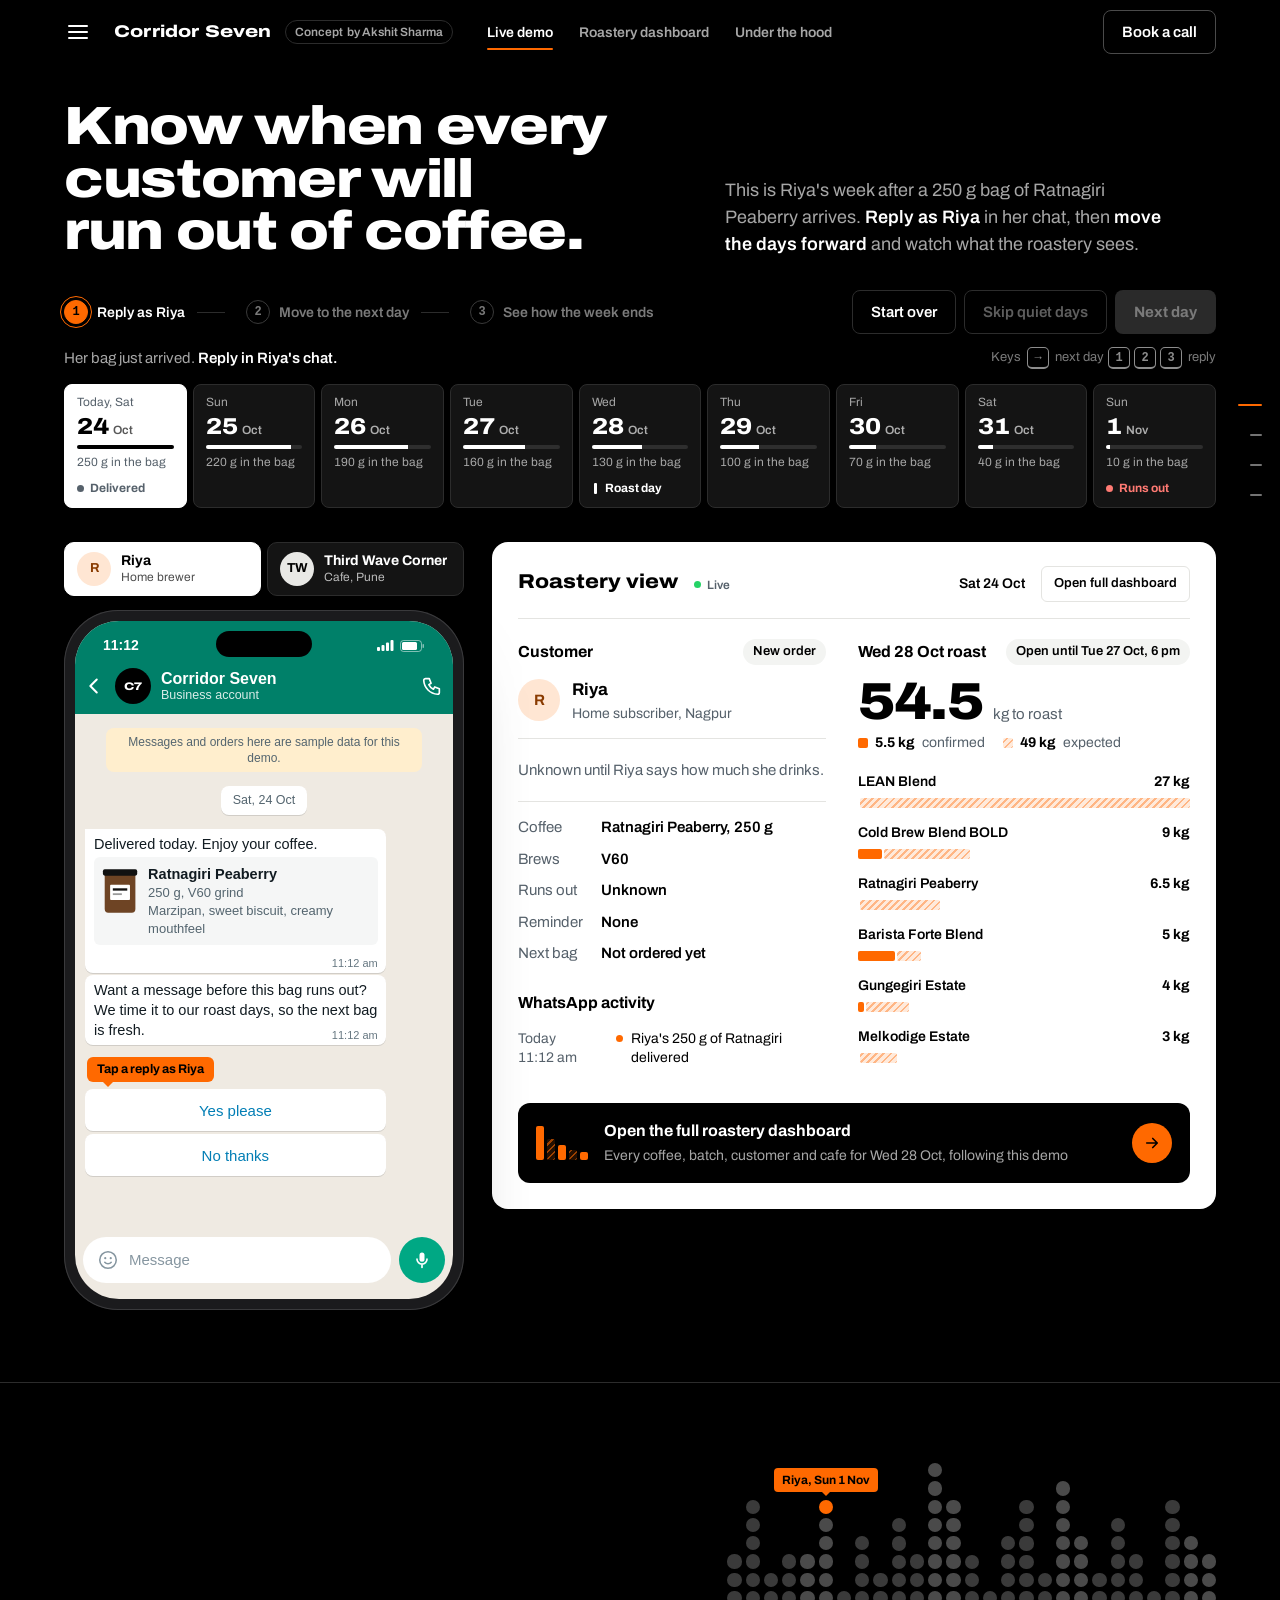
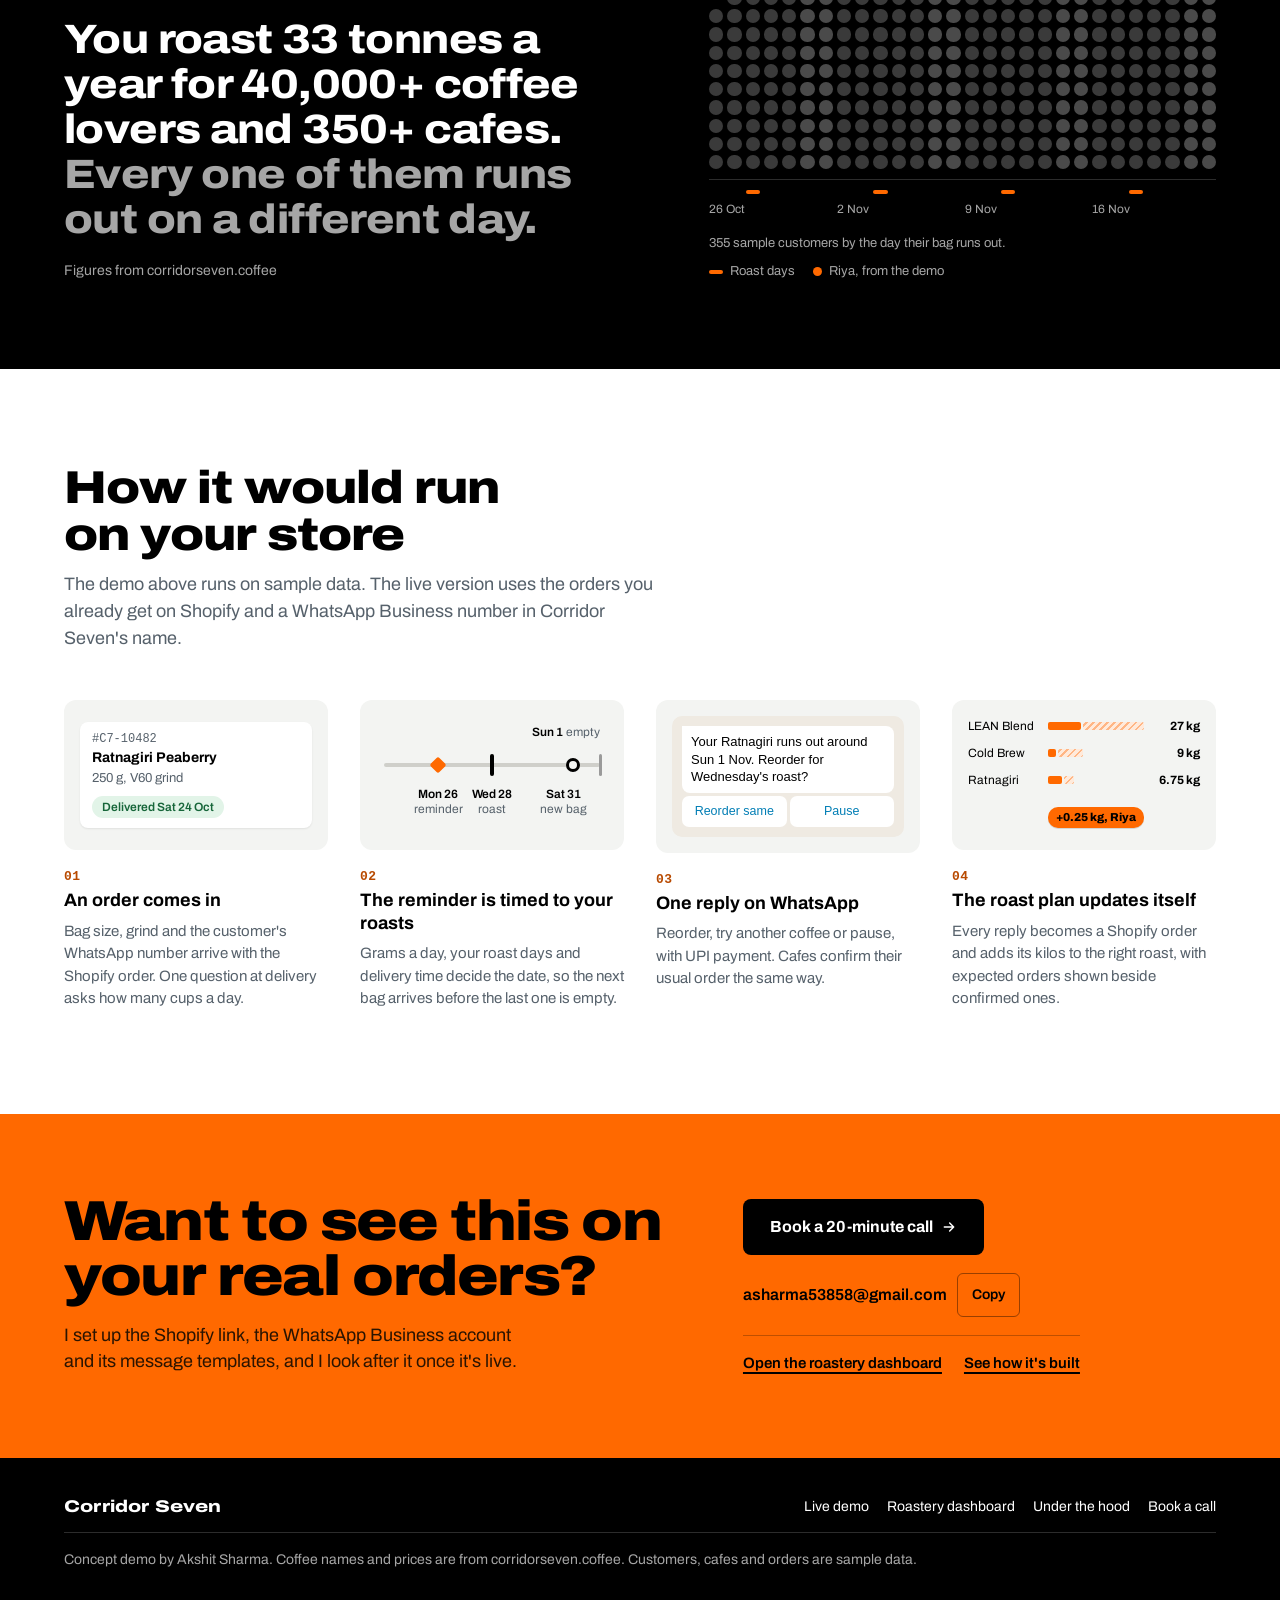
<file: index.html>
<!doctype html>
<html lang="en">
<head>
<meta charset="utf-8">
<meta name="viewport" content="width=device-width, initial-scale=1, viewport-fit=cover">
<title>Reorder demo · Corridor Seven</title>
<meta name="description" content="A working demo of WhatsApp reorder reminders timed to Corridor Seven's roast days, so customers reorder before their coffee runs out.">
<meta name="theme-color" content="#000000">
<meta name="author" content="Akshit Sharma">
<link rel="icon" href="/assets/img/favicon.svg" type="image/svg+xml">
<link rel="apple-touch-icon" href="/assets/img/apple-touch-icon.png">
<meta property="og:type" content="website">
<meta property="og:site_name" content="Corridor Seven reorders, a working concept">
<meta property="og:title" content="Reorder demo · Corridor Seven">
<meta property="og:description" content="A working demo of WhatsApp reorder reminders timed to Corridor Seven's roast days, so customers reorder before their coffee runs out.">
<meta property="og:image" content="/assets/img/og.png">
<meta property="og:image:width" content="1200">
<meta property="og:image:height" content="630">
<meta property="og:image:alt" content="Know when every customer will run out of coffee. A working demo for Corridor Seven.">
<meta name="twitter:card" content="summary_large_image">
<link rel="preload" href="/assets/fonts/archivo-latin-wdth.woff2" as="font" type="font/woff2" crossorigin>
<link rel="stylesheet" href="/assets/css/base.css">
<link rel="stylesheet" href="/assets/css/demo.css">
<script>document.documentElement.classList.add('js')</script>
</head>
<body>
<a class="skip" href="#main">Skip to content</a>
<header class="top">
  <div class="wrap">
    <button class="menu-btn" id="menuBtn" type="button" aria-label="Open menu"><span></span></button>
    <a class="mark" href="/">Corridor Seven</a>
    <span class="concept">Concept<span class="by"> by Akshit Sharma</span></span>
    <nav class="hnav" aria-label="Pages"><a href="/" aria-current="page">Live demo</a><a href="/dashboard">Roastery dashboard</a><a href="/dev">Under the hood</a></nav>
    <span class="top-sp"></span>
    <a class="btn btn-line" href="/#ask">Book a call</a>
  </div>
</header>

<main id="main">
<section class="stage" id="stage" data-view="phone" aria-label="Demo" data-rail="The demo" data-tone="dark">
  <div class="wrap">
    <div class="intro">
      <h1>Know when every customer will run out of coffee.</h1>
      <p>This is Riya's week after a 250 g bag of Ratnagiri Peaberry arrives. <b>Reply as Riya</b> in her chat, then <b>move the days forward</b> and watch what the roastery sees.</p>
    </div>

    <div class="week-head">
      <ol class="guide" id="guide" aria-label="How to play the demo">
        <li><span class="g-n" aria-hidden="true"><b>1</b></span><span class="g-l">Reply as Riya</span><span class="g-s">Reply</span></li>
        <li><span class="g-n" aria-hidden="true"><b>2</b></span><span class="g-l">Move to the next day</span><span class="g-s">Next day</span></li>
        <li><span class="g-n" aria-hidden="true"><b>3</b></span><span class="g-l">See how the week ends</span><span class="g-s">Result</span></li>
      </ol>
      <div class="controls">
        <button class="btn btn-quiet" id="restart" type="button" aria-label="Start over"><svg width="18" height="18" viewBox="0 0 24 24" aria-hidden="true"><path d="M4 12a8 8 0 1 0 2.6-5.9M4 4v4.5h4.5" fill="none" stroke="currentColor" stroke-width="2" stroke-linecap="round" stroke-linejoin="round"/></svg><span class="lbl">Start over</span></button>
        <button class="btn btn-quiet" id="skip" type="button">Skip quiet days</button>
        <button class="btn btn-next" id="next" type="button">Next day</button>
      </div>
    </div>
    <div class="hint-row">
      <p class="hint" id="hint" aria-live="polite"></p>
      <span class="keys-hint" aria-hidden="true">Keys <kbd>→</kbd> next day <kbd>1</kbd><kbd>2</kbd><kbd>3</kbd> reply</span>
    </div>
    <div class="days" id="days" role="list" aria-label="Days of Riya's week"></div>
    <div id="result"></div>

    <div class="switch" role="group" aria-label="Choose view">
      <button type="button" data-view="phone" aria-pressed="true">Riya's phone</button>
      <button type="button" data-view="roastery" aria-pressed="false">Roastery view <span class="dot" id="roastDot" hidden></span></button>
    </div>

    <div class="panels">
      <div class="phone-col">
        <div class="contacts" role="group" aria-label="Whose phone">
          <button class="contact" type="button" data-tab="riya" aria-pressed="true"><span class="ava ava-r">R</span><span class="who"><b>Riya</b><span>Home brewer</span></span><span class="badge" id="badge-riya" hidden></span></button>
          <button class="contact" type="button" data-tab="cafe" aria-pressed="false"><span class="ava ava-c">TW</span><span class="who"><b>Third Wave Corner</b><span>Cafe, Pune</span></span><span class="badge" id="badge-cafe" hidden></span></button>
        </div>
        <div class="phone">
          <div class="screen">
            <div class="sb"><span class="num" id="clock">11:12</span><span class="island"></span><span class="icons" aria-hidden="true"><svg width="17" height="11" viewBox="0 0 17 11"><rect x="0" y="7" width="3" height="4" rx="1" fill="#fff"/><rect x="4.5" y="5" width="3" height="6" rx="1" fill="#fff"/><rect x="9" y="2.5" width="3" height="8.5" rx="1" fill="#fff"/><rect x="13.5" y="0" width="3" height="11" rx="1" fill="#fff"/></svg><svg width="25" height="12" viewBox="0 0 25 12"><rect x=".5" y=".5" width="21" height="11" rx="3" fill="none" stroke="#fff" opacity=".5"/><rect x="2" y="2" width="15" height="8" rx="1.5" fill="#fff"/><rect x="22.5" y="4" width="1.5" height="4" rx=".75" fill="#fff" opacity=".5"/></svg></span></div>
            <div class="wa-h">
              <svg width="22" height="22" viewBox="0 0 24 24" aria-hidden="true"><path d="M15 5l-7 7 7 7" fill="none" stroke="#fff" stroke-width="2.2" stroke-linecap="round" stroke-linejoin="round"/></svg>
              <span class="c7" aria-hidden="true">C7</span>
              <span class="nm"><b>Corridor Seven</b><span>Business account</span></span>
              <svg width="22" height="22" viewBox="0 0 24 24" aria-hidden="true"><path d="M5 4h4l2 5-2.5 1.5a11 11 0 0 0 5 5L15 13l5 2v4a2 2 0 0 1-2 2A16 16 0 0 1 3 6a2 2 0 0 1 2-2" fill="none" stroke="#fff" stroke-width="1.8" stroke-linejoin="round"/></svg>
            </div>
            <div class="wa-b" id="chat" aria-live="polite" aria-label="Chat with Corridor Seven"></div>
            <div class="wa-f" aria-hidden="true">
              <span class="field"><svg width="22" height="22" viewBox="0 0 24 24"><circle cx="12" cy="12" r="9" fill="none" stroke="#8696A0" stroke-width="1.7"/><circle cx="9" cy="10" r="1.2" fill="#8696A0"/><circle cx="15" cy="10" r="1.2" fill="#8696A0"/><path d="M8.5 14.5a4.5 4.5 0 0 0 7 0" fill="none" stroke="#8696A0" stroke-width="1.7" stroke-linecap="round"/></svg>Message</span>
              <span class="mic"><svg width="20" height="20" viewBox="0 0 24 24"><rect x="9" y="3" width="6" height="11" rx="3" fill="#fff"/><path d="M6 11a6 6 0 0 0 12 0M12 17v4" fill="none" stroke="#fff" stroke-width="2" stroke-linecap="round"/></svg></span>
            </div>
          </div>
        </div>
      </div>

      <div class="console" id="console" aria-live="polite"></div>
    </div>
    <div class="mbar"><span class="hint" id="mhint"></span><button class="btn btn-next" id="next2" type="button">Next day</button></div>
  </div>
</section>

<section class="stat" id="why" aria-label="Why it matters" data-rail="Why it matters" data-tone="dark">
  <div class="wrap">
    <div data-reveal>
      <p>You roast 33 tonnes a year for 40,000+ coffee lovers and 350+ cafes. <span>Every one of them runs out on a different day.</span></p>
      <small>Figures from corridorseven.coffee</small>
    </div>
    <figure class="runout" id="runout">
      <div class="ro-grid" id="roGrid" role="img" aria-label="Sample customers stacked by the day their bag runs out, over four weeks. Roasts happen only on Wednesdays."></div>
      <div class="ro-axis" id="roAxis" aria-hidden="true"></div>
      <figcaption><span class="cap"><span id="roN">Sample customers</span> by the day their bag runs out.</span><span class="keys"><span class="k-roast">Roast days</span><span class="k-riya">Riya, from the demo</span></span></figcaption>
    </figure>
  </div>
</section>

<section class="how" id="how" data-rail="How it would run" data-tone="light">
  <div class="wrap">
    <h2 data-reveal>How it would run on your store</h2>
    <p class="lede" data-reveal style="--d:80ms">The demo above runs on sample data. The live version uses the orders you already get on Shopify and a WhatsApp Business number in Corridor Seven's name.</p>
    <ol class="steps">
      <li data-reveal style="--d:0ms"><div class="vis" aria-hidden="true"><div class="o-card"><span class="o-id">#C7-10482</span><b>Ratnagiri Peaberry</b><span>250 g, V60 grind</span><span class="pill good">Delivered Sat 24 Oct</span></div></div><span class="n">01</span><h3>An order comes in</h3><p>Bag size, grind and the customer's WhatsApp number arrive with the Shopify order. One question at delivery asks how many cups a day.</p></li>
      <li data-reveal style="--d:90ms"><div class="vis" aria-hidden="true"><div class="tl-top"><span><b>Sun 1</b> empty</span></div><div class="tline"><i></i><span class="tl-mk rem" style="left:25%"></span><span class="tl-mk roast" style="left:50%"></span><span class="tl-mk arr" style="left:87.5%"></span><span class="tl-mk end" style="left:100%"></span></div><div class="tl-labs"><span style="left:25%"><b>Mon 26</b><br>reminder</span><span style="left:50%"><b>Wed 28</b><br>roast</span><span style="left:87.5%"><b>Sat 31</b><br>new bag</span></div></div><span class="n">02</span><h3>The reminder is timed to your roasts</h3><p>Grams a day, your roast days and delivery time decide the date, so the next bag arrives before the last one is empty.</p></li>
      <li data-reveal style="--d:180ms"><div class="vis" aria-hidden="true"><div class="mini-wa"><div class="mb">Your Ratnagiri runs out around Sun 1 Nov. Reorder for Wednesday's roast?</div><div class="mq"><span>Reorder same</span><span>Pause</span></div></div></div><span class="n">03</span><h3>One reply on WhatsApp</h3><p>Reorder, try another coffee or pause, with UPI payment. Cafes confirm their usual order the same way.</p></li>
      <li data-reveal style="--d:270ms"><div class="vis" aria-hidden="true"><div class="mini-bars"><div><span>LEAN Blend</span><em><i style="width:35%;background:var(--conf)"></i><i style="width:65%;background:var(--exp)"></i></em><b>27 kg</b></div><div><span>Cold Brew</span><em><i style="width:8%;background:var(--conf)"></i><i style="width:26%;background:var(--exp)"></i></em><b>9 kg</b></div><div><span>Ratnagiri</span><em><i style="width:15%;background:var(--conf)"></i><i style="width:10%;background:var(--exp)"></i></em><b>6.75 kg</b><span class="chip">+0.25 kg, Riya</span></div></div></div><span class="n">04</span><h3>The roast plan updates itself</h3><p>Every reply becomes a Shopify order and adds its kilos to the right roast, with expected orders shown beside confirmed ones.</p></li>
    </ol>
  </div>
</section>

<section class="ask" id="ask" aria-label="Next step" data-rail="Next step" data-tone="orange">
  <div class="wrap">
    <div data-reveal>
      <h2>Want to see this on your real orders?</h2>
      <p>I set up the Shopify link, the WhatsApp Business account and its message templates, and I look after it once it's live.</p>
    </div>
    <div class="ask-act" data-reveal style="--d:120ms">
      <a class="btn btn-ink" href="mailto:asharma53858@gmail.com?subject=Corridor%20Seven%20WhatsApp%20reorders">Book a 20-minute call<svg class="arr" width="16" height="16" viewBox="0 0 24 24" aria-hidden="true"><path d="M5 12h13M13 6l6 6-6 6" fill="none" stroke="currentColor" stroke-width="2.2" stroke-linecap="round" stroke-linejoin="round"/></svg></a>
      <span class="mail"><code id="mailTxt">asharma53858@gmail.com</code><button class="copy" type="button" data-copy="#mailTxt">Copy</button></span>
      <span class="ask-links"><a href="/dashboard">Open the roastery dashboard</a><a href="/dev">See how it's built</a></span>
    </div>
  </div>
</section>
</main>

<footer class="foot">
  <div class="wrap">
    <a class="mark" href="/">Corridor Seven</a>
    <nav aria-label="Footer"><a href="/">Live demo</a><a href="/dashboard">Roastery dashboard</a><a href="/dev">Under the hood</a><a href="/#ask">Book a call</a></nav>
    <span class="fine">Concept demo by Akshit Sharma. Coffee names and prices are from corridorseven.coffee. Customers, cafes and orders are sample data.</span>
  </div>
</footer>

<script src="/assets/js/site.js" defer></script>
<script src="/assets/js/demo.js" defer></script>
</body>
</html>
</file>
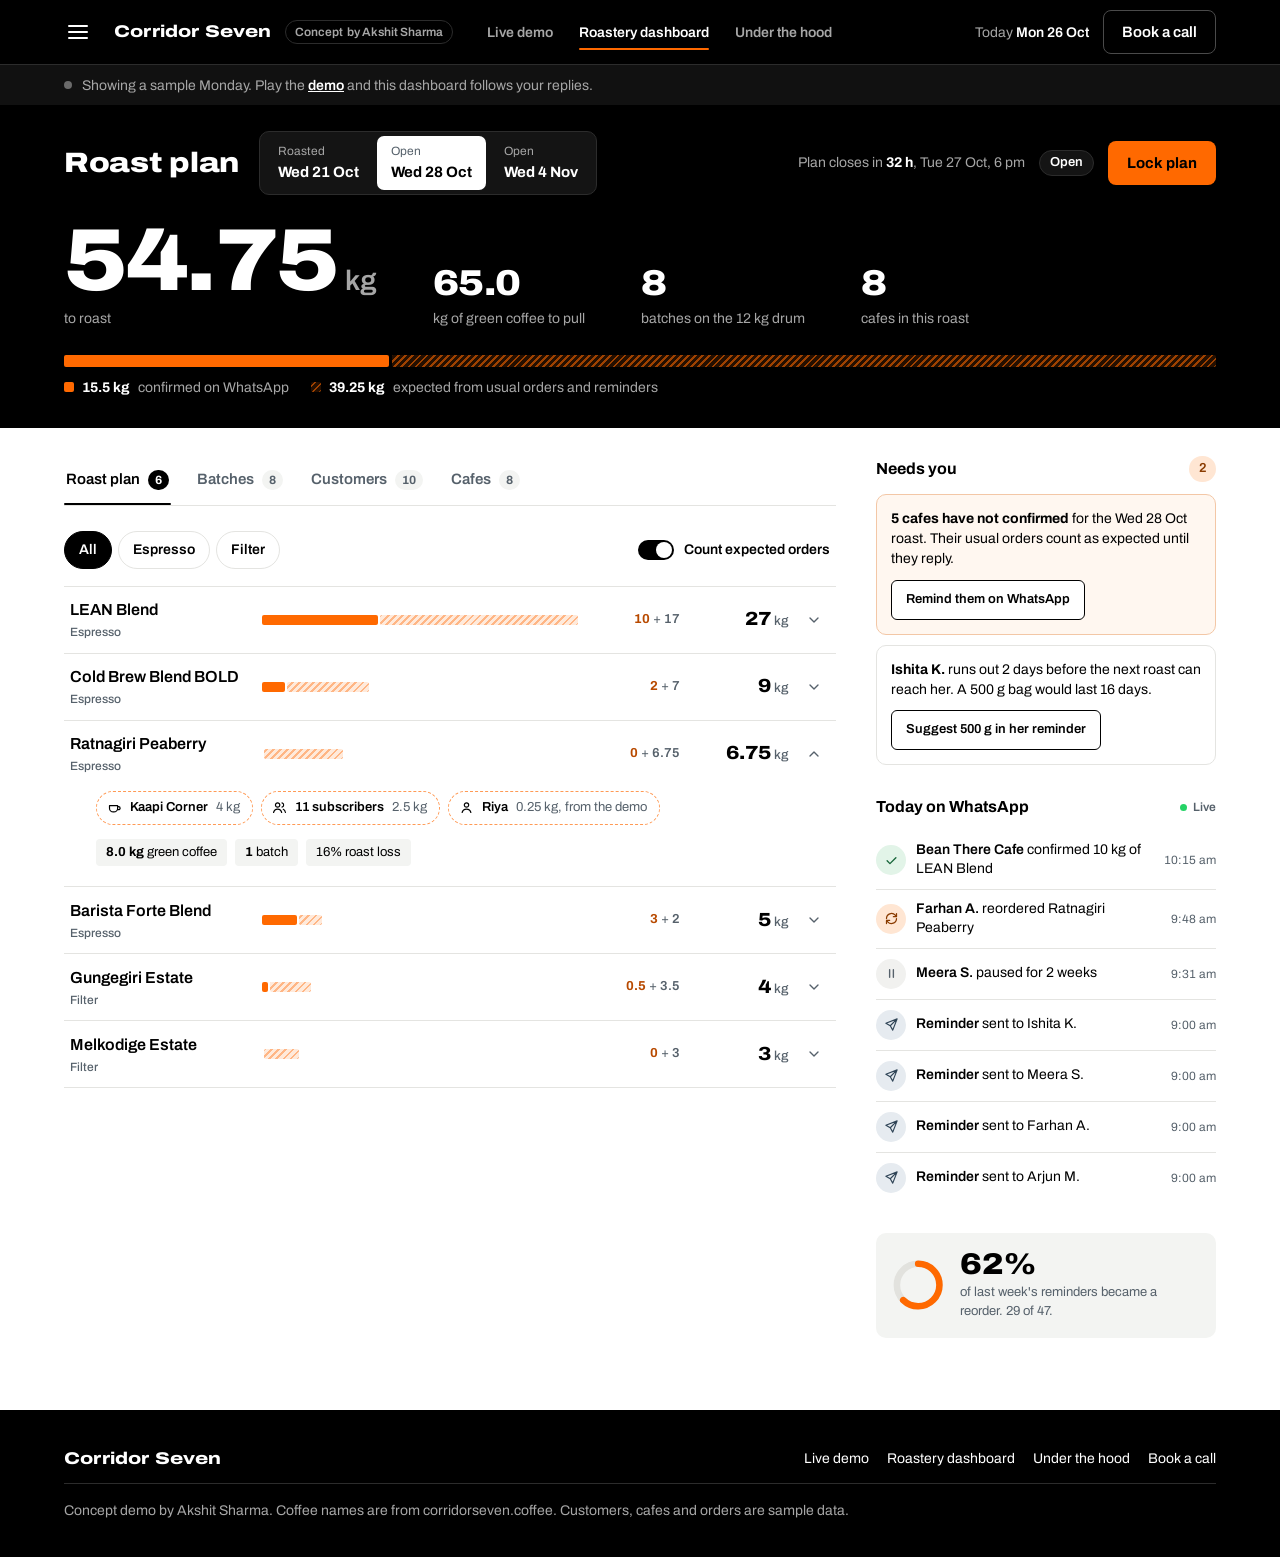
<file: dashboard.html>
<!doctype html>
<html lang="en">
<head>
<meta charset="utf-8">
<meta name="viewport" content="width=device-width, initial-scale=1, viewport-fit=cover">
<title>Roastery dashboard · Corridor Seven</title>
<meta name="description" content="The roast plan behind the WhatsApp reorder demo: confirmed and expected kilos per coffee, batches, customer run-out dates and cafe orders.">
<meta name="theme-color" content="#000000">
<meta name="author" content="Akshit Sharma">
<link rel="icon" href="/assets/img/favicon.svg" type="image/svg+xml">
<link rel="apple-touch-icon" href="/assets/img/apple-touch-icon.png">
<meta property="og:type" content="website">
<meta property="og:site_name" content="Corridor Seven reorders, a working concept">
<meta property="og:title" content="Roastery dashboard · Corridor Seven">
<meta property="og:description" content="The roast plan behind the WhatsApp reorder demo: confirmed and expected kilos per coffee, batches, customer run-out dates and cafe orders.">
<meta property="og:image" content="/assets/img/og.png">
<meta property="og:image:width" content="1200">
<meta property="og:image:height" content="630">
<meta property="og:image:alt" content="Know when every customer will run out of coffee. A working demo for Corridor Seven.">
<meta name="twitter:card" content="summary_large_image">
<link rel="preload" href="/assets/fonts/archivo-latin-wdth.woff2" as="font" type="font/woff2" crossorigin>
<link rel="stylesheet" href="/assets/css/base.css">
<link rel="stylesheet" href="/assets/css/dashboard.css">
<script>document.documentElement.classList.add('js')</script>
</head>
<body>
<a class="skip" href="#main">Skip to content</a>
<header class="top">
  <div class="wrap">
    <button class="menu-btn" id="menuBtn" type="button" aria-label="Open menu"><span></span></button>
    <a class="mark" href="/">Corridor Seven</a>
    <span class="concept">Concept<span class="by"> by Akshit Sharma</span></span>
    <nav class="hnav" aria-label="Pages"><a href="/">Live demo</a><a href="/dashboard" aria-current="page">Roastery dashboard</a><a href="/dev">Under the hood</a></nav>
    <span class="top-sp"></span>
    <span class="today" id="today"></span>
    <a class="btn btn-line" href="/#ask">Book a call</a>
  </div>
</header>
<div class="sync" id="sync"></div>
<main id="main">

<section class="band" aria-label="Roast summary">
  <div class="wrap">
    <div class="band-row">
      <h1>Roast plan</h1>
      <div class="days" id="roastDays" role="group" aria-label="Roast day"></div>
      <div class="band-right">
        <span id="closes" class="closes"></span>
        <span id="status"></span>
        <button class="btn lock" id="lock" type="button" aria-pressed="false">Lock plan</button>
      </div>
    </div>
    <div class="figs">
      <div class="fig big"><div class="n num"><span data-roll="total">0</span><small>kg</small></div><div class="l">to roast</div></div>
      <div class="fig sm"><div class="n num"><span data-roll="green">0</span></div><div class="l">kg of green coffee to pull</div></div>
      <div class="fig sm"><div class="n num"><span data-roll="batches" data-int="1">0</span></div><div class="l">batches on the 12 kg drum</div></div>
      <div class="fig sm"><div class="n num"><span data-roll="cafes" data-int="1">0</span></div><div class="l">cafes in this roast</div></div>
    </div>
    <div class="split">
      <div class="track" aria-hidden="true"><i class="c-roast" data-w-id="band-c"></i><i class="c-bean" data-w-id="band-e"></i></div>
      <div class="legend" id="legend"></div>
    </div>
  </div>
</section>

<div class="wrap dash">
  <div class="main">
    <div class="tabs" role="tablist" aria-label="Views" id="tabs"></div>
    <div id="panel"></div>
  </div>
  <aside class="rail" aria-label="Needs attention and activity">
    <section><h2>Needs you <span class="pill" id="needCount">0</span></h2><ul class="needs" id="needs"></ul></section>
    <section><h2>Today on WhatsApp <span class="live">Live</span></h2><ul class="feed" id="feed"></ul></section>
    <section>
      <div class="donut">
        <svg width="64" height="64" viewBox="0 0 64 64" role="img" aria-label="62 percent of reminders became reorders"><circle cx="32" cy="32" r="26" fill="none" stroke="#E2E2DE" stroke-width="8"/><circle id="donutArc" cx="32" cy="32" r="26" fill="none" stroke="#FF6900" stroke-width="8" stroke-linecap="round" stroke-dasharray="0 163.4" transform="rotate(-90 32 32)" style="transition:stroke-dasharray 1s cubic-bezier(.2,.8,.2,1)"/></svg>
        <div><div class="v num">62%</div><p>of last week's reminders became a reorder. 29 of 47.</p></div>
      </div>
    </section>
  </aside>
</div>
</main>

<footer class="foot">
  <div class="wrap">
    <a class="mark" href="/">Corridor Seven</a>
    <nav aria-label="Footer"><a href="/">Live demo</a><a href="/dashboard">Roastery dashboard</a><a href="/dev">Under the hood</a><a href="/#ask">Book a call</a></nav>
    <span class="fine">Concept demo by Akshit Sharma. Coffee names are from corridorseven.coffee. Customers, cafes and orders are sample data.</span>
  </div>
</footer>

<script src="/assets/js/site.js" defer></script>
<script src="/assets/js/dashboard.js" defer></script>
</body>
</html>
</file>
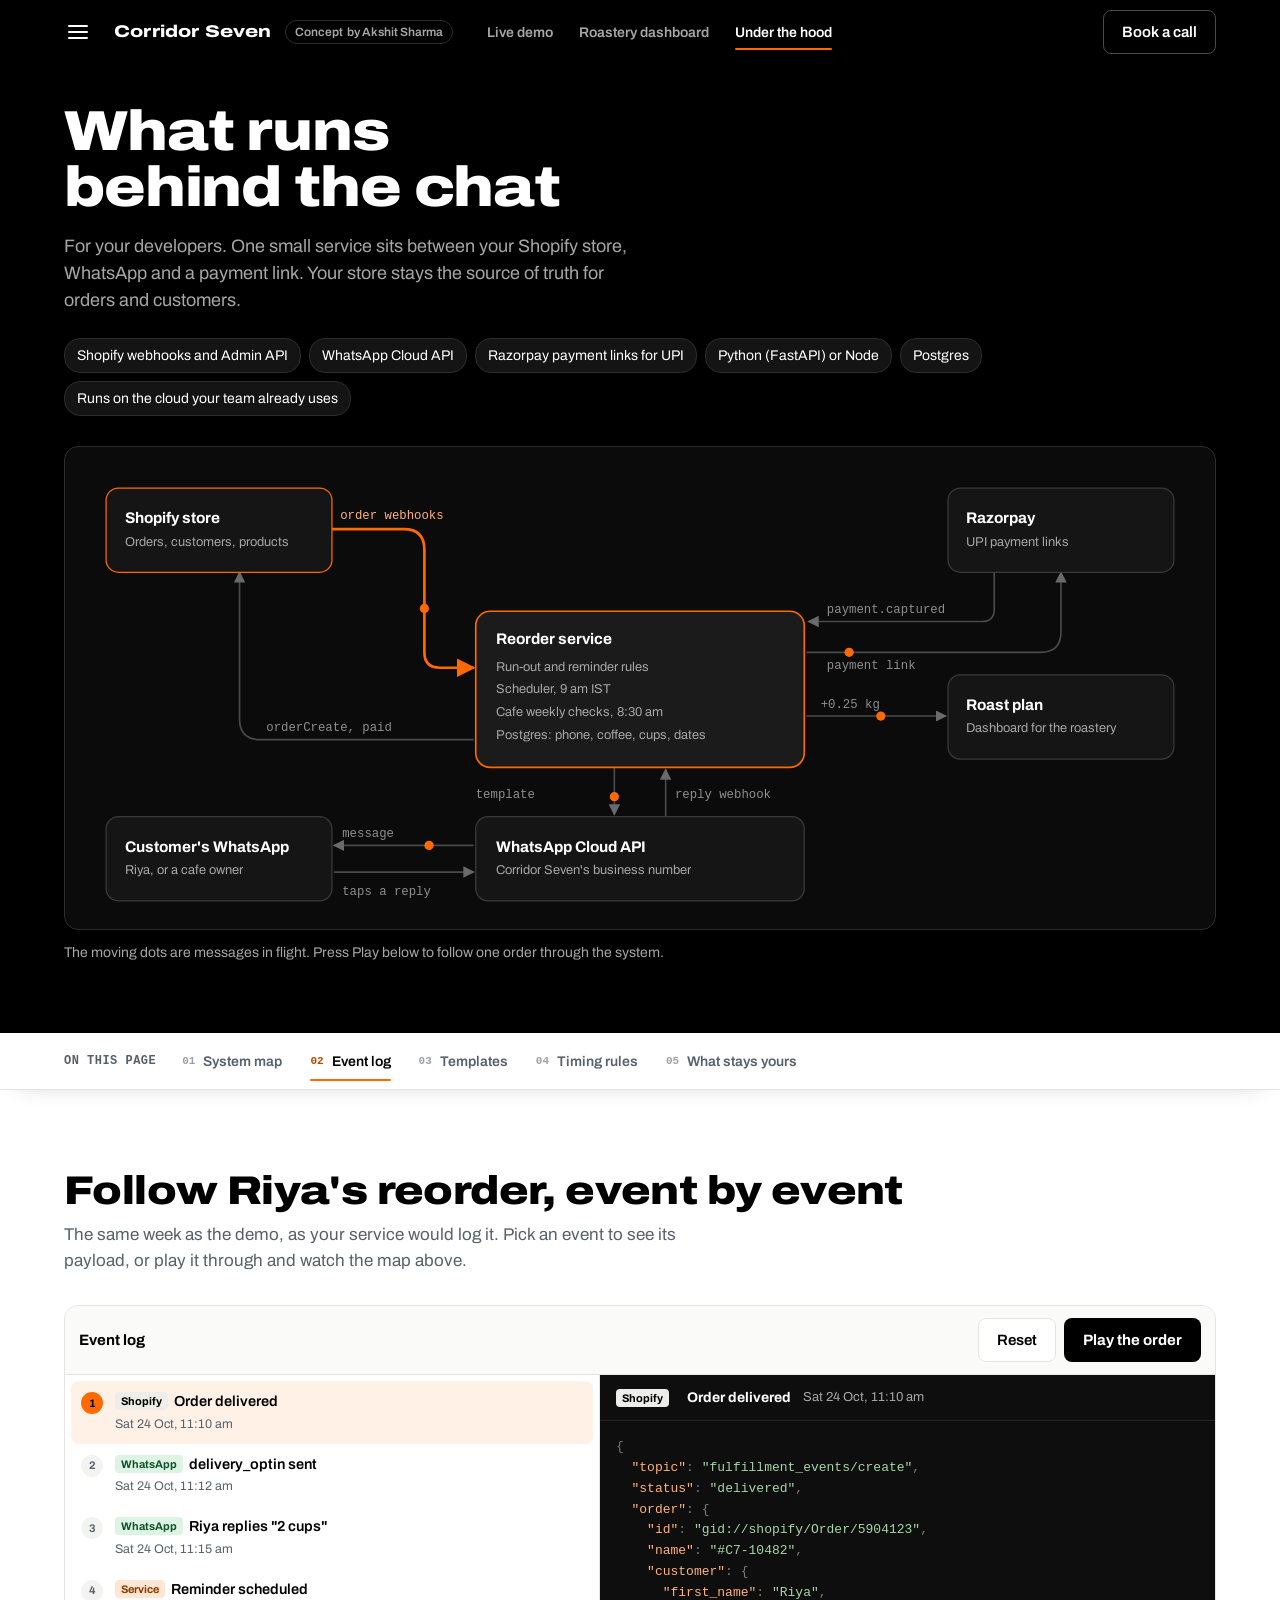
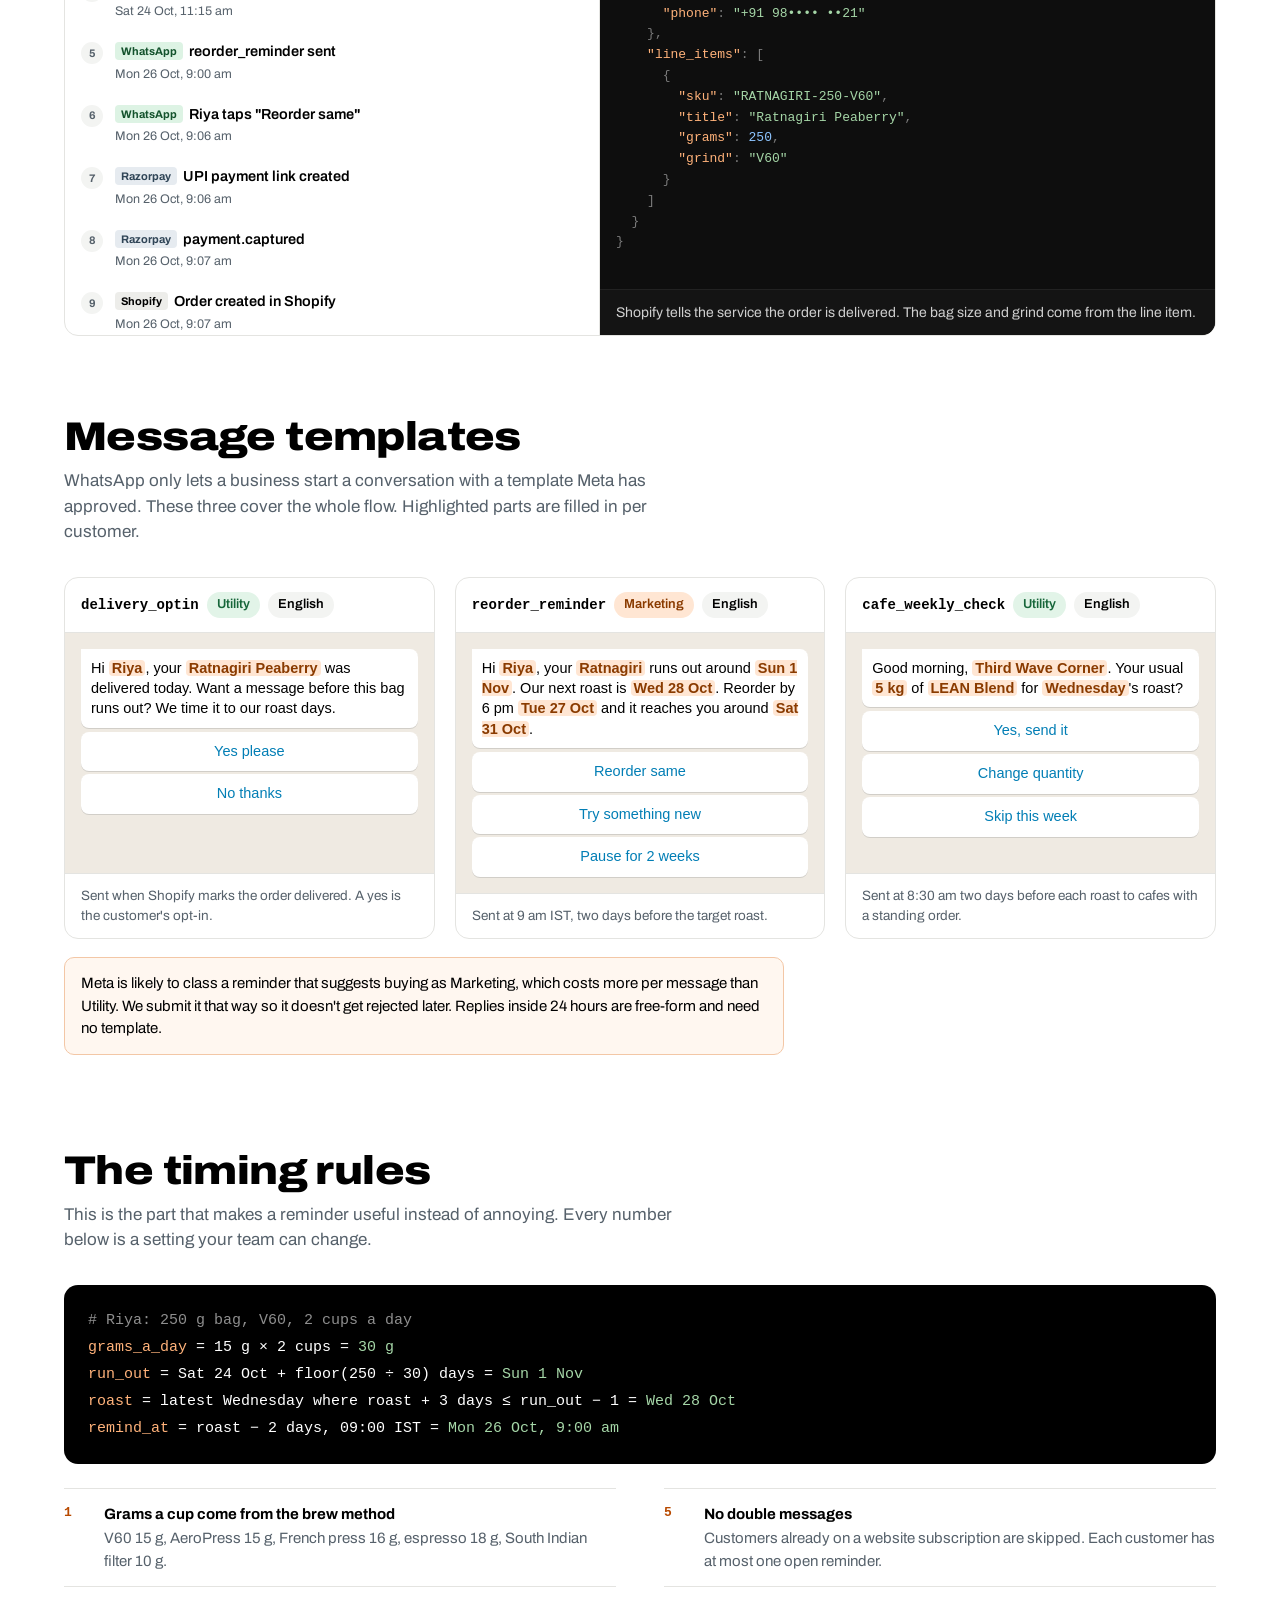
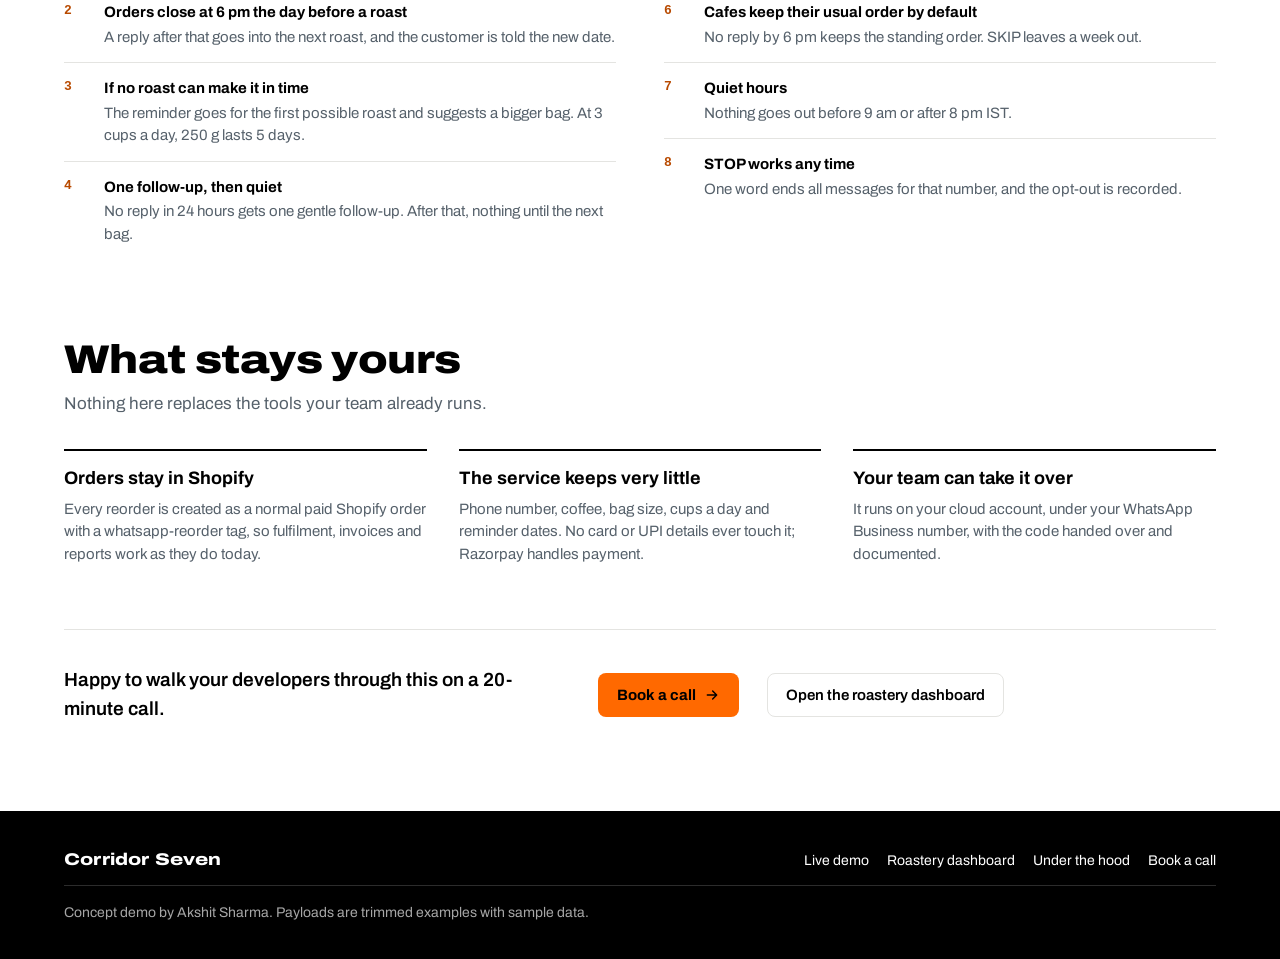
<file: dev.html>
<!doctype html>
<html lang="en">
<head>
<meta charset="utf-8">
<meta name="viewport" content="width=device-width, initial-scale=1, viewport-fit=cover">
<title>Under the hood · Corridor Seven</title>
<meta name="description" content="For developers: how the WhatsApp reorder demo would run on Shopify webhooks, the WhatsApp Cloud API and Razorpay payment links.">
<meta name="theme-color" content="#000000">
<meta name="author" content="Akshit Sharma">
<link rel="icon" href="/assets/img/favicon.svg" type="image/svg+xml">
<link rel="apple-touch-icon" href="/assets/img/apple-touch-icon.png">
<meta property="og:type" content="website">
<meta property="og:site_name" content="Corridor Seven reorders, a working concept">
<meta property="og:title" content="Under the hood · Corridor Seven">
<meta property="og:description" content="For developers: how the WhatsApp reorder demo would run on Shopify webhooks, the WhatsApp Cloud API and Razorpay payment links.">
<meta property="og:image" content="/assets/img/og.png">
<meta property="og:image:width" content="1200">
<meta property="og:image:height" content="630">
<meta property="og:image:alt" content="Know when every customer will run out of coffee. A working demo for Corridor Seven.">
<meta name="twitter:card" content="summary_large_image">
<link rel="preload" href="/assets/fonts/archivo-latin-wdth.woff2" as="font" type="font/woff2" crossorigin>
<link rel="stylesheet" href="/assets/css/base.css">
<link rel="stylesheet" href="/assets/css/dev.css">
<script>document.documentElement.classList.add('js')</script>
</head>
<body>
<a class="skip" href="#main">Skip to content</a>
<header class="top">
  <div class="wrap">
    <button class="menu-btn" id="menuBtn" type="button" aria-label="Open menu"><span></span></button>
    <a class="mark" href="/">Corridor Seven</a>
    <span class="concept">Concept<span class="by"> by Akshit Sharma</span></span>
    <nav class="hnav" aria-label="Pages"><a href="/">Live demo</a><a href="/dashboard">Roastery dashboard</a><a href="/dev" aria-current="page">Under the hood</a></nav>
    <span class="top-sp"></span>
    <a class="btn btn-line" href="/#ask">Book a call</a>
  </div>
</header>

<main id="main">
<section class="stage" id="map-sec" data-subnav="System map">
  <div class="wrap">
    <h1>What runs behind the chat</h1>
    <p class="lede">For your developers. One small service sits between your Shopify store, WhatsApp and a payment link. Your store stays the source of truth for orders and customers.</p>
    <ul class="stack" aria-label="Parts used">
      <li>Shopify webhooks and Admin API</li><li>WhatsApp Cloud API</li><li>Razorpay payment links for UPI</li><li>Python (FastAPI) or Node</li><li>Postgres</li><li>Runs on the cloud your team already uses</li>
    </ul>
    <div class="map-box">
      <svg class="map" id="map" viewBox="0 0 1120 470" role="img" aria-label="System map: Shopify sends orders to the reorder service, which messages customers through the WhatsApp Cloud API, takes payment through Razorpay, creates the order back in Shopify and updates the roast plan.">
        <defs>
          <marker id="ar" viewBox="0 0 10 10" refX="9" refY="5" markerWidth="7" markerHeight="7" orient="auto-start-reverse"><path d="M0 0L10 5L0 10z" fill="#6A6A6A"/></marker>
          <marker id="arh" viewBox="0 0 10 10" refX="9" refY="5" markerWidth="7" markerHeight="7" orient="auto-start-reverse"><path d="M0 0L10 5L0 10z" fill="#FF6900"/></marker>
        </defs>
        <path id="p1" class="edge" d="M260 80 H330 Q350 80 350 100 V200 Q350 215 365 215 H398" marker-end="url(#ar)"/>
        <path id="p8" class="edge" d="M398 285 H190 Q170 285 170 265 V122" marker-end="url(#ar)"/>
        <path id="p2" class="edge" d="M535 312 V358" marker-end="url(#ar)"/>
        <path id="p5" class="edge" d="M585 360 V314" marker-end="url(#ar)"/>
        <path id="p3" class="edge" d="M398 388 H262" marker-end="url(#ar)"/>
        <path id="p4" class="edge" d="M262 414 H398" marker-end="url(#ar)"/>
        <path id="p6" class="edge" d="M722 200 H950 Q970 200 970 180 V122" marker-end="url(#ar)"/>
        <path id="p7" class="edge" d="M905 122 V158 Q905 170 893 170 H724" marker-end="url(#ar)"/>
        <path id="p9" class="edge" d="M722 262 H858" marker-end="url(#ar)"/>

        <text class="lab" id="l1" x="268" y="70">order webhooks</text>
        <text class="lab" id="l8" x="196" y="277">orderCreate, paid</text>
        <text class="lab" id="l2" x="400" y="342" text-anchor="start">template</text>
        <text class="lab" id="l5" x="594" y="342">reply webhook</text>
        <text class="lab" id="l3" x="270" y="380">message</text>
        <text class="lab" id="l4" x="270" y="436">taps a reply</text>
        <text class="lab" id="l6" x="742" y="216">payment link</text>
        <text class="lab" id="l7" x="742" y="162">payment.captured</text>
        <text class="lab" id="l9" x="736" y="254">+0.25 kg</text>

        <g class="node" id="n-shop"><rect x="40" y="40" width="220" height="82" rx="12"/><text class="nm" x="58" y="74">Shopify store</text><text class="sb" x="58" y="96">Orders, customers, products</text></g>
        <g class="node" id="n-pay"><rect x="860" y="40" width="220" height="82" rx="12"/><text class="nm" x="878" y="74">Razorpay</text><text class="sb" x="878" y="96">UPI payment links</text></g>
        <g class="node core" id="n-svc"><rect x="400" y="160" width="320" height="152" rx="14"/><text class="nm" x="420" y="192">Reorder service</text><text class="sb" x="420" y="218">Run-out and reminder rules</text><text class="sb" x="420" y="240">Scheduler, 9 am IST</text><text class="sb" x="420" y="262">Cafe weekly checks, 8:30 am</text><text class="sb" x="420" y="284">Postgres: phone, coffee, cups, dates</text></g>
        <g class="node" id="n-dash"><rect x="860" y="222" width="220" height="82" rx="12"/><text class="nm" x="878" y="256">Roast plan</text><text class="sb" x="878" y="278">Dashboard for the roastery</text></g>
        <g class="node" id="n-cust"><rect x="40" y="360" width="220" height="82" rx="12"/><text class="nm" x="58" y="394">Customer's WhatsApp</text><text class="sb" x="58" y="416">Riya, or a cafe owner</text></g>
        <g class="node" id="n-wa"><rect x="400" y="360" width="320" height="82" rx="12"/><text class="nm" x="420" y="394">WhatsApp Cloud API</text><text class="sb" x="420" y="416">Corridor Seven's business number</text></g>

        <g id="packets"></g>
      </svg>
    </div>
    <p class="map-key"><span class="swipe">Scroll the map sideways.</span> The moving dots are messages in flight. Press Play below to follow one order through the system.</p>
  </div>
</section>

<nav class="subnav" aria-label="On this page"></nav>

<section class="sec" id="events-sec" data-subnav="Event log">
  <div class="wrap">
    <h2 data-reveal>Follow Riya's reorder, event by event</h2>
    <p class="sub" data-reveal style="--d:80ms">The same week as the demo, as your service would log it. Pick an event to see its payload, or play it through and watch the map above.</p>
    <div class="inspector" data-reveal style="--d:120ms">
      <div class="ev-head"><b>Event log</b><span class="sp"><button class="btn ghost" id="reset" type="button">Reset</button><button class="btn play" id="play" type="button">Play the order</button></span></div>
      <ol class="events" id="events"></ol>
      <div class="viewer"><div class="vh" id="vh"></div><pre id="json" aria-live="polite"></pre><div class="why" id="why"></div></div>
    </div>
  </div>
</section>

<section class="sec" id="templates" data-subnav="Templates">
  <div class="wrap">
    <h2 data-reveal>Message templates</h2>
    <p class="sub" data-reveal style="--d:80ms">WhatsApp only lets a business start a conversation with a template Meta has approved. These three cover the whole flow. Highlighted parts are filled in per customer.</p>
    <div class="tpls">
      <article class="tpl" data-reveal style="--d:0ms">
        <div class="th"><code>delivery_optin</code><span class="pill good">Utility</span><span class="pill">English</span></div>
        <div class="wall"><div class="bub">Hi <span class="var">Riya</span>, your <span class="var">Ratnagiri Peaberry</span> was delivered today. Want a message before this bag runs out? We time it to our roast days.</div><div class="btns"><span>Yes please</span><span>No thanks</span></div></div>
        <div class="tf">Sent when Shopify marks the order delivered. A yes is the customer's opt-in.</div>
      </article>
      <article class="tpl" data-reveal style="--d:90ms">
        <div class="th"><code>reorder_reminder</code><span class="pill warm">Marketing</span><span class="pill">English</span></div>
        <div class="wall"><div class="bub">Hi <span class="var">Riya</span>, your <span class="var">Ratnagiri</span> runs out around <span class="var">Sun 1 Nov</span>. Our next roast is <span class="var">Wed 28 Oct</span>. Reorder by 6 pm <span class="var">Tue 27 Oct</span> and it reaches you around <span class="var">Sat 31 Oct</span>.</div><div class="btns"><span>Reorder same</span><span>Try something new</span><span>Pause for 2 weeks</span></div></div>
        <div class="tf">Sent at 9 am IST, two days before the target roast.</div>
      </article>
      <article class="tpl" data-reveal style="--d:180ms">
        <div class="th"><code>cafe_weekly_check</code><span class="pill good">Utility</span><span class="pill">English</span></div>
        <div class="wall"><div class="bub">Good morning, <span class="var">Third Wave Corner</span>. Your usual <span class="var">5 kg</span> of <span class="var">LEAN Blend</span> for <span class="var">Wednesday</span>'s roast?</div><div class="btns"><span>Yes, send it</span><span>Change quantity</span><span>Skip this week</span></div></div>
        <div class="tf">Sent at 8:30 am two days before each roast to cafes with a standing order.</div>
      </article>
    </div>
    <p class="note">Meta is likely to class a reminder that suggests buying as Marketing, which costs more per message than Utility. We submit it that way so it doesn't get rejected later. Replies inside 24 hours are free-form and need no template.</p>
  </div>
</section>

<section class="sec" id="rules" data-subnav="Timing rules">
  <div class="wrap">
    <h2 data-reveal>The timing rules</h2>
    <p class="sub" data-reveal style="--d:80ms">This is the part that makes a reminder useful instead of annoying. Every number below is a setting your team can change.</p>
    <div class="rules" data-reveal style="--d:120ms">
      <div class="formula" aria-label="Formula">
        <span class="c"># Riya: 250 g bag, V60, 2 cups a day</span><br>
        <span class="v">grams_a_day</span> = 15 g × 2 cups = <span class="r">30 g</span><br>
        <span class="v">run_out</span>     = Sat 24 Oct + floor(250 ÷ 30) days = <span class="r">Sun 1 Nov</span><br>
        <span class="v">roast</span>       = latest Wednesday where roast + 3 days ≤ run_out − 1 = <span class="r">Wed 28 Oct</span><br>
        <span class="v">remind_at</span>   = roast − 2 days, 09:00 IST = <span class="r">Mon 26 Oct, 9:00 am</span>
      </div>
      <ol>
        <li><span class="i">1</span><span><b>Grams a cup come from the brew method</b><span>V60 15 g, AeroPress 15 g, French press 16 g, espresso 18 g, South Indian filter 10 g.</span></span></li>
        <li><span class="i">2</span><span><b>Orders close at 6 pm the day before a roast</b><span>A reply after that goes into the next roast, and the customer is told the new date.</span></span></li>
        <li><span class="i">3</span><span><b>If no roast can make it in time</b><span>The reminder goes for the first possible roast and suggests a bigger bag. At 3 cups a day, 250 g lasts 5 days.</span></span></li>
        <li><span class="i">4</span><span><b>One follow-up, then quiet</b><span>No reply in 24 hours gets one gentle follow-up. After that, nothing until the next bag.</span></span></li>
      </ol>
      <ol>
        <li><span class="i">5</span><span><b>No double messages</b><span>Customers already on a website subscription are skipped. Each customer has at most one open reminder.</span></span></li>
        <li><span class="i">6</span><span><b>Cafes keep their usual order by default</b><span>No reply by 6 pm keeps the standing order. SKIP leaves a week out.</span></span></li>
        <li><span class="i">7</span><span><b>Quiet hours</b><span>Nothing goes out before 9 am or after 8 pm IST.</span></span></li>
        <li><span class="i">8</span><span><b>STOP works any time</b><span>One word ends all messages for that number, and the opt-out is recorded.</span></span></li>
      </ol>
    </div>
  </div>
</section>

<section class="sec" id="yours" data-subnav="What stays yours">
  <div class="wrap">
    <h2 data-reveal>What stays yours</h2>
    <p class="sub" data-reveal style="--d:80ms">Nothing here replaces the tools your team already runs.</p>
    <div class="own" data-reveal style="--d:120ms">
      <div><h3>Orders stay in Shopify</h3><p>Every reorder is created as a normal paid Shopify order with a whatsapp-reorder tag, so fulfilment, invoices and reports work as they do today.</p></div>
      <div><h3>The service keeps very little</h3><p>Phone number, coffee, bag size, cups a day and reminder dates. No card or UPI details ever touch it; Razorpay handles payment.</p></div>
      <div><h3>Your team can take it over</h3><p>It runs on your cloud account, under your WhatsApp Business number, with the code handed over and documented.</p></div>
    </div>
    <div class="cta">
      <p>Happy to walk your developers through this on a 20-minute call.</p>
      <a class="btn btn-main" href="/#ask">Book a call<svg class="arr" width="16" height="16" viewBox="0 0 24 24" aria-hidden="true"><path d="M5 12h13M13 6l6 6-6 6" fill="none" stroke="currentColor" stroke-width="2.2" stroke-linecap="round" stroke-linejoin="round"/></svg></a>
      <a class="btn ghost" href="/dashboard">Open the roastery dashboard</a>
    </div>
  </div>
</section>
</main>

<footer class="foot">
  <div class="wrap">
    <a class="mark" href="/">Corridor Seven</a>
    <nav aria-label="Footer"><a href="/">Live demo</a><a href="/dashboard">Roastery dashboard</a><a href="/dev">Under the hood</a><a href="/#ask">Book a call</a></nav>
    <span class="fine">Concept demo by Akshit Sharma. Payloads are trimmed examples with sample data.</span>
  </div>
</footer>

<script src="/assets/js/site.js" defer></script>
<script src="/assets/js/dev.js" defer></script>
</body>
</html>
</file>
<file: assets/css/base.css>
/* Shared by every page.
   Black stage, white paper, Corridor Seven orange for the one action that matters.
   Kilos: solid orange is confirmed, hatched orange is expected (same coffee, not yet certain). */
/* Archivo (SIL OFL), self-hosted: one variable file covers every weight and width used here */
@font-face{font-family:'Archivo';font-style:normal;font-display:swap;font-weight:100 900;font-stretch:62% 125%;
  src:url(/assets/fonts/archivo-latin-wdth.woff2) format('woff2-variations'),url(/assets/fonts/archivo-latin-wdth.woff2) format('woff2');
  unicode-range:U+0000-00FF,U+0131,U+0152-0153,U+02BB-02BC,U+02C6,U+02DA,U+02DC,U+0304,U+0308,U+0329,U+2000-206F,U+20AC,U+2122,U+2191,U+2193,U+2212,U+2215,U+FEFF,U+FFFD}
@font-face{font-family:'Archivo';font-style:normal;font-display:swap;font-weight:100 900;font-stretch:62% 125%;
  src:url(/assets/fonts/archivo-latin-ext-wdth.woff2) format('woff2-variations'),url(/assets/fonts/archivo-latin-ext-wdth.woff2) format('woff2');
  unicode-range:U+0100-02BA,U+02BD-02C5,U+02C7-02CC,U+02CE-02D7,U+02DD-02FF,U+1D00-1DBF,U+1E00-1E9F,U+1EF2-1EFF,U+2020,U+20A0-20AB,U+20AD-20C0,U+2113,U+2C60-2C7F,U+A720-A7FF}
:root{
  --paper:#FFFFFF; --ink:#000000; --muted:#56616B; --line:#E4E4E1; --tint:#F3F4F2;
  --stage:#000000; --stage-raise:#141414; --stage-line:#2C2C2C; --on-stage:#FFFFFF; --on-stage-muted:#A6A6A6;
  --orange:#FF6900; --orange-hover:#FF8126; --orange-ink:#B84A00; --orange-tint:#FFE6D3;
  --alert:#C8312F; --alert-lit:#FF7A73; --ok:#17663A; --ok-tint:#E2F4E8; --ok-lit:#5BD68A;
  --conf:var(--orange);
  --exp:repeating-linear-gradient(-45deg,#FFB685 0 2px,#FFEADB 2px 5px);
  --exp-dark:repeating-linear-gradient(-45deg,rgba(255,105,0,.62) 0 2px,rgba(255,105,0,.14) 2px 5px);
  --ease:cubic-bezier(.2,.8,.2,1);
  --f-display:'Archivo','Arial Narrow',Arial,sans-serif;
  --f-body:'Archivo','Helvetica Neue',Arial,sans-serif;
  --f-mono:ui-monospace,'SF Mono',Menlo,Consolas,monospace;
  color-scheme:light;
}
*{box-sizing:border-box}
[hidden]{display:none!important}
html{scroll-behavior:smooth;scroll-padding-top:72px;-webkit-text-size-adjust:100%}
body{margin:0;background:var(--paper);color:var(--ink);font-family:var(--f-body);font-size:16px;line-height:1.5;-webkit-font-smoothing:antialiased;text-rendering:optimizeLegibility}
body::before{content:"";position:fixed;inset:0 0 auto;height:env(safe-area-inset-top,0px);z-index:30;background:var(--stage)}
button{font:inherit;color:inherit}
a{color:inherit}
::selection{background:var(--orange);color:#000}
:focus-visible{outline:2px solid var(--orange);outline-offset:2px}
.num{font-variant-numeric:tabular-nums}
/* content uses the whole screen up to 1760px; side gutters grow with the window instead of a fixed narrow column */
.wrap{--gut:clamp(16px,3vw,32px);max-width:1760px;margin:0 auto;padding-left:max(var(--gut),env(safe-area-inset-left,0px));padding-right:max(var(--gut),env(safe-area-inset-right,0px))}
@media (min-width:1280px){.wrap{--gut:clamp(64px,5vw,96px)}}
.skip{position:absolute;left:12px;top:-60px;z-index:60;padding:10px 14px;border-radius:8px;background:var(--orange);color:#000;font-weight:700;text-decoration:none;transition:top .15s}
.skip:focus{top:12px}
kbd{display:inline-grid;place-items:center;min-width:22px;height:22px;padding:0 6px;border-radius:5px;border:1px solid currentColor;border-bottom-width:2px;font:600 12px/1 var(--f-mono);opacity:.85}

/* header */
.top{background:var(--stage);color:var(--on-stage);position:relative;z-index:20;view-transition-name:site-top}
.top .wrap{display:flex;align-items:center;gap:14px;min-height:64px;padding-block:10px}
.menu-btn{flex:none;width:44px;height:44px;margin-left:-8px;display:grid;place-items:center;border:0;border-radius:8px;background:transparent;color:var(--on-stage);cursor:pointer}
.menu-btn:hover{background:var(--stage-raise)}
.menu-btn span{display:block;width:20px;height:2px;background:currentColor;border-radius:1px;box-shadow:0 -6px 0 currentColor,0 6px 0 currentColor;transition:box-shadow .2s var(--ease),width .2s var(--ease)}
.menu-btn:hover span{width:16px}
.mark{font-family:var(--f-display);font-stretch:125%;font-weight:800;font-size:17px;letter-spacing:.01em;white-space:nowrap;text-decoration:none}
.concept{flex:none;display:inline-flex;align-items:center;height:24px;padding:0 9px;border-radius:12px;border:1px solid var(--stage-line);color:var(--on-stage-muted);font-size:12px;font-weight:600;white-space:nowrap}
.concept .by{margin-left:4px}
.hnav{display:flex;gap:2px;margin-left:8px}
.hnav a{position:relative;display:inline-flex;align-items:center;min-height:40px;padding:0 12px;border-radius:6px;text-decoration:none;color:var(--on-stage-muted);font-size:14px;font-weight:600;transition:color .15s,background .15s}
.hnav a:hover{color:var(--on-stage);background:var(--stage-raise)}
.hnav a[aria-current="page"]{color:var(--on-stage)}
.hnav a[aria-current="page"]::after{content:"";position:absolute;left:12px;right:12px;bottom:2px;height:2px;border-radius:1px;background:var(--orange)}
.top-sp{flex:1}
.top .btn-line{flex:none}

/* buttons */
.btn{display:inline-flex;align-items:center;justify-content:center;gap:8px;min-height:44px;padding:0 18px;border-radius:8px;border:1px solid transparent;font-weight:600;font-size:15px;text-decoration:none;cursor:pointer;white-space:nowrap;transition:background .15s,border-color .15s,color .15s,transform .15s}
.btn:active{transform:translateY(1px)}
.btn-line{border-color:#4A4A4A;color:var(--on-stage);background:transparent}
.btn-line:hover{border-color:var(--on-stage)}
.btn-main{background:var(--orange);color:#000;font-weight:700}
.btn-main:hover{background:var(--orange-hover)}
.btn .arr{flex:none;transition:transform .2s var(--ease)}
.btn:hover .arr{transform:translateX(3px)}

/* pills */
.pill{display:inline-flex;align-items:center;gap:6px;height:26px;padding:0 10px;border-radius:13px;background:var(--tint);color:var(--ink);font-size:13px;font-weight:600;white-space:nowrap}
.pill.warm{background:var(--orange-tint);color:#8A3B00}
.pill.good{background:var(--ok-tint);color:var(--ok)}
.pill.alert{background:#F8DEDC;color:#8E1F1F}
.pill.dark{background:var(--stage);color:var(--on-stage)}
.pill.pop{animation:pillpop .35s ease-out}
@keyframes pillpop{0%{transform:scale(.85)}60%{transform:scale(1.06)}100%{transform:none}}

/* site menu (built by site.js) */
.scrim{position:fixed;inset:0;z-index:40;background:rgba(0,0,0,.55);opacity:0;transition:opacity .2s ease-out}
.scrim.open{opacity:1}
.drawer{position:fixed;z-index:41;top:0;bottom:0;left:0;width:min(380px,88vw);display:flex;flex-direction:column;background:var(--stage);color:var(--on-stage);
  padding:calc(12px + env(safe-area-inset-top,0px)) 18px calc(20px + env(safe-area-inset-bottom,0px)) max(18px,env(safe-area-inset-left,0px));
  transform:translateX(-100%);transition:transform .26s var(--ease);box-shadow:20px 0 60px rgba(0,0,0,.45);overflow-y:auto}
.drawer.open{transform:none}
.drawer-top{display:flex;align-items:center;justify-content:space-between;min-height:52px;margin-bottom:18px}
.drawer-close{width:44px;height:44px;border:0;border-radius:8px;background:transparent;color:var(--on-stage);cursor:pointer;display:grid;place-items:center}
.drawer-close:hover{background:var(--stage-raise)}
.drawer ol{list-style:none;margin:0;padding:0;display:flex;flex-direction:column;gap:6px}
.drawer li{opacity:0;transform:translateX(-10px);transition:opacity .25s ease-out,transform .25s var(--ease);transition-delay:calc(var(--i) * 40ms + 60ms)}
.drawer.open li{opacity:1;transform:none}
.drawer a.item{display:grid;grid-template-columns:28px 1fr auto;gap:2px 12px;align-items:center;padding:14px 12px;border-radius:10px;text-decoration:none;border:1px solid transparent}
.drawer a.item:hover{background:var(--stage-raise)}
.drawer a.item[aria-current="page"]{background:var(--stage-raise);border-color:var(--stage-line)}
.drawer .d-ix{grid-row:span 2;align-self:start;font:600 13px/1.6 var(--f-mono);color:var(--orange)}
.drawer .d-nm{font-weight:700;font-size:17px}
.drawer .d-sub{grid-column:2;color:var(--on-stage-muted);font-size:14px}
.drawer .d-here{grid-row:1;grid-column:3;font-size:12px;font-weight:600;color:var(--orange)}
.drawer .foot-note{margin-top:auto;padding-top:18px;border-top:1px solid var(--stage-line);display:flex;flex-direction:column;gap:12px;color:var(--on-stage-muted);font-size:14px}
.drawer .foot-note .btn{align-self:flex-start}

/* section markers on the right edge (built by site.js from [data-rail]) */
.srail{position:fixed;z-index:15;right:clamp(10px,1.4vw,22px);top:50%;transform:translateY(-50%);display:none}
.srail ol{list-style:none;margin:0;padding:0;display:flex;flex-direction:column;gap:4px}
.srail a{position:relative;display:flex;align-items:center;justify-content:flex-end;width:34px;height:26px;text-decoration:none}
.srail a i{display:block;width:12px;height:2px;border-radius:1px;background:currentColor;opacity:.45;transition:width .25s var(--ease),opacity .2s,background .2s}
.srail a:hover i{opacity:1;width:18px}
.srail a[aria-current="true"] i{width:24px;opacity:1;background:var(--orange)}
.srail a span{position:absolute;right:40px;top:50%;transform:translate(6px,-50%);padding:4px 9px;border-radius:6px;background:var(--stage);color:var(--on-stage);border:1px solid var(--stage-line);font-size:12px;font-weight:600;white-space:nowrap;opacity:0;pointer-events:none;transition:opacity .15s,transform .2s var(--ease)}
.srail a:hover span,.srail a:focus-visible span{opacity:1;transform:translate(0,-50%)}
.srail .count{display:none;margin-top:8px;text-align:right;font:600 11px/1 var(--f-mono);opacity:.6}
.srail{color:var(--on-stage)}
.srail[data-tone="light"]{color:var(--ink)}
.srail[data-tone="orange"]{color:#000}
.srail[data-tone="orange"] a[aria-current="true"] i{background:#000}
@media (min-width:1280px){.srail{display:block}}

/* in-page section nav (built by site.js from [data-subnav]) */
.subnav{position:sticky;top:0;z-index:18;background:var(--paper);border-bottom:1px solid var(--line);box-shadow:0 8px 24px -18px rgba(0,0,0,.35)}
.subnav .wrap{display:flex;align-items:center;gap:4px;min-height:56px;overflow-x:auto;scrollbar-width:none}
.subnav .wrap::-webkit-scrollbar{display:none}
.subnav .lbl{flex:none;margin-right:10px;color:var(--muted);font:600 12px/1 var(--f-mono);letter-spacing:.04em;text-transform:uppercase}
.subnav a{position:relative;flex:none;display:inline-flex;align-items:center;gap:8px;min-height:40px;padding:0 12px;border-radius:6px;text-decoration:none;color:var(--muted);font-size:14px;font-weight:600;transition:color .15s,background .15s}
.subnav a:hover{color:var(--ink);background:var(--tint)}
.subnav a b{font:600 11px/1 var(--f-mono);color:#9AA1A8;transition:color .15s}
.subnav a[aria-current="true"]{color:var(--ink)}
.subnav a[aria-current="true"] b{color:var(--orange-ink)}
.subnav a[aria-current="true"]::after{content:"";position:absolute;left:12px;right:12px;bottom:0;height:2px;border-radius:1px;background:var(--orange)}

/* reveal on scroll (only when JS runs, see the inline class in each page head) */
.js [data-reveal]{opacity:0;transform:translateY(14px);transition:opacity .6s ease-out,transform .7s var(--ease);transition-delay:var(--d,0ms)}
.js [data-reveal].in{opacity:1;transform:none}

/* footer */
.foot{background:var(--stage);color:var(--on-stage-muted);font-size:14px}
.foot .wrap{display:flex;flex-wrap:wrap;align-items:center;gap:12px 24px;justify-content:space-between;padding-block:36px}
.foot .mark{color:var(--on-stage)}
.foot nav{display:flex;flex-wrap:wrap;gap:6px 18px}
.foot nav a{text-decoration:none;color:var(--on-stage)}
.foot nav a:hover{text-decoration:underline;text-underline-offset:3px}
.foot .fine{flex-basis:100%;padding-top:16px;border-top:1px solid var(--stage-line)}

/* page to page: the header stays, the page underneath cross-fades */
@view-transition{navigation:auto}
::view-transition-old(root){animation:.18s ease-out both vt-out}
::view-transition-new(root){animation:.28s var(--ease) both vt-in}
@keyframes vt-out{to{opacity:0}}
@keyframes vt-in{from{opacity:0;transform:translateY(8px)}}

@media (max-width:1099px){
  .concept .by{display:none}
}
@media (max-width:899px){
  .hnav{display:none}
  html{scroll-padding-top:16px}
}
@media (max-width:480px){
  .top .wrap{gap:10px}
  .mark{font-size:15px;font-stretch:112%}
  .top .btn-line{padding:0 14px}
}
@media (prefers-reduced-motion:reduce){
  html{scroll-behavior:auto}
  *,*::before,*::after{animation:none!important;transition:none!important}
  .js [data-reveal]{opacity:1;transform:none}
  @view-transition{navigation:none}
}

@media (min-width:1700px){.srail .count{display:block}}
</file>
<file: assets/css/demo.css>
/* Layout: a black stage holds a working simulation (Riya's week strip on top, her WhatsApp on the left, the roastery's view on the right); quiet white sections follow. */
:root{
  --wa-head:#008069; --wa-wall:#EFEAE2; --wa-out:#D9FDD3; --wa-meta:#667781; --wa-btn:#027EB5; --wa-badge:#25D366; --wa-mic:#00A884;
  --f-chat:-apple-system,BlinkMacSystemFont,'Segoe UI',Roboto,'Helvetica Neue',Arial,sans-serif;
}


/* stage */
.stage{background:var(--stage);color:var(--on-stage);padding-block:36px 72px}
.intro{display:grid;grid-template-columns:minmax(0,1.25fr) minmax(0,1fr);gap:24px 48px;align-items:end;margin-bottom:32px}
h1{margin:0;font-family:var(--f-display);font-stretch:116%;font-weight:850;font-size:clamp(34px,4.2vw,78px);line-height:.98;letter-spacing:-.025em;text-wrap:balance}
.intro p{margin:0;color:var(--on-stage-muted);font-size:18px;max-width:44ch}
.intro p b{color:var(--on-stage);font-weight:600}

.week-head{display:flex;flex-wrap:wrap;align-items:center;justify-content:space-between;gap:12px 16px;margin-bottom:12px}
.hint{flex:1 1 260px;margin:0;color:var(--on-stage-muted);font-size:15px;min-width:0}
.hint b{color:var(--on-stage);font-weight:600}
.controls{display:flex;gap:8px;flex-wrap:wrap;margin-left:auto}
#restart svg{display:none}

/* three-step guide: where the visitor is in the loop */
.guide{list-style:none;margin:0;padding:0;display:flex;align-items:center;min-width:0}
.guide li{display:flex;align-items:center;gap:9px;color:#7A7A7A;font-size:14px;font-weight:600;white-space:nowrap;transition:color .25s}
.guide li + li::before{content:"";flex:none;width:28px;height:1px;margin:0 12px;background:var(--stage-line);transition:background .25s}
.guide li.done + li::before{background:#5A5A5A}
.g-n{position:relative;flex:none;width:24px;height:24px;border-radius:50%;display:grid;place-items:center;border:1px solid #3A3A3A;font:700 12px/1 var(--f-mono);transition:background .25s,border-color .25s,color .25s}
.guide .g-s{display:none}
.guide li.done{color:var(--on-stage-muted)}
.guide li.done .g-n{border-color:#6A6A6A;color:var(--on-stage)}
.guide li.done .g-n b,.guide li.now.done .g-n b{display:none}
.guide li.done .g-n::after{content:"";width:9px;height:5px;margin-top:-2px;border-left:2px solid currentColor;border-bottom:2px solid currentColor;transform:rotate(-45deg)}
.guide li.now{color:var(--on-stage)}
.guide li.now .g-n{background:var(--orange);border-color:var(--orange);color:#000}
.guide li.now:not(.done) .g-n::before{content:"";position:absolute;inset:-5px;border-radius:50%;border:1.5px solid var(--orange);animation:ring 1.8s ease-out infinite}
@keyframes ring{0%{transform:scale(.75);opacity:.9}100%{transform:scale(1.45);opacity:0}}
.hint-row{display:flex;flex-wrap:wrap;align-items:center;gap:8px 20px;margin-bottom:14px;min-height:24px}
.keys-hint{margin-left:auto;display:inline-flex;align-items:center;gap:6px;color:#7A7A7A;font-size:13px;white-space:nowrap}
.keys-hint kbd{color:var(--on-stage-muted)}
.keys-hint kbd + kbd{margin-left:-2px}

/* first-time markers: pulse on the thing to press next */
.btn-next.coach{animation:coach 1.8s ease-out infinite}
@keyframes coach{0%{box-shadow:0 0 0 0 rgba(255,105,0,.65)}70%{box-shadow:0 0 0 12px rgba(255,105,0,0)}100%{box-shadow:0 0 0 0 rgba(255,105,0,0)}}
.btn.key{animation:keypress .3s ease-out}
@keyframes keypress{0%{transform:scale(.96)}100%{transform:none}}
.btn-next{background:var(--orange);color:#000;font-weight:700}
.btn-next:hover{background:#FF8126}
.btn-next:disabled{background:#2A2A2A;color:#7A7A7A;cursor:not-allowed}
.btn-quiet{background:transparent;color:var(--on-stage);border-color:var(--stage-line)}
.btn-quiet:hover{border-color:#5A5A5A}
.btn-quiet:disabled{color:#5E5E5E;cursor:not-allowed;border-color:var(--stage-line)}

.days{display:grid;grid-auto-flow:column;grid-auto-columns:minmax(108px,1fr);gap:6px;overflow-x:auto;padding-bottom:6px;scrollbar-width:thin;scrollbar-color:#3A3A3A transparent}
.day{position:relative;display:flex;flex-direction:column;gap:7px;min-height:124px;padding:11px 12px 12px;border-radius:8px;border:1px solid var(--stage-line);background:var(--stage-raise)}
.day.past{opacity:.5}
.day.now{background:var(--paper);color:var(--ink);border-color:var(--paper)}
.day .dow{font-size:12px;color:var(--on-stage-muted);line-height:1}
.day.now .dow{color:var(--muted)}
.day .date{font-family:var(--f-display);font-stretch:112%;font-weight:800;font-size:23px;line-height:1}
.day .date small{font-size:12px;font-weight:600;margin-left:4px;opacity:.65;font-stretch:100%}
.gauge{height:4px;border-radius:2px;background:#2E2E2E;overflow:hidden}
.day.now .gauge{background:var(--line)}
.gauge i{display:block;height:100%;background:var(--on-stage);transition:width .4s ease-out}
.day.now .gauge i{background:var(--ink)}
.grams{font-size:12px;color:var(--on-stage-muted);line-height:1}
.day.now .grams{color:var(--muted)}
.tags{margin-top:auto;display:flex;flex-direction:column;gap:4px}
.tag{display:flex;align-items:center;gap:6px;font-size:12px;font-weight:700;line-height:1.1;color:var(--c)}
.tag::before{content:"";flex:none;width:7px;height:7px;border-radius:50%;background:currentColor}
.t-del{--c:var(--on-stage-muted)} .day.now .t-del{--c:var(--muted)}
.t-rem{--c:var(--orange)} .day.now .t-rem{--c:var(--orange-ink)}
.t-roast{--c:var(--on-stage)} .day.now .t-roast{--c:var(--ink)}
.t-new{--c:var(--on-stage)} .day.now .t-new{--c:var(--ink)}
.t-rem::before{width:7px;height:7px;border-radius:1px;transform:rotate(45deg) scale(.9)}
.t-roast::before{width:3px;height:11px;border-radius:1px;margin:0 2px}
.t-new::before{background:transparent;box-shadow:inset 0 0 0 2px currentColor}
.t-out{--c:var(--alert-lit)} .day.now .t-out{--c:var(--alert)}
.t-avoid{--c:#8A8A8A;text-decoration:line-through} .day.now .t-avoid{--c:var(--muted)}

.result{margin-top:14px;display:flex;align-items:flex-start;gap:14px;padding:18px 20px;border-radius:10px;background:var(--stage-raise);border:1px solid var(--stage-line)}
.result svg{flex:none;margin-top:3px}
.result h2{margin:0;font-family:var(--f-display);font-stretch:110%;font-size:22px;font-weight:800;line-height:1.15}
.result p{margin:4px 0 0;color:var(--on-stage-muted);font-size:15px;max-width:70ch}

.switch{display:none;margin-top:24px;padding:4px;border-radius:10px;background:var(--stage-raise);border:1px solid var(--stage-line)}
.switch button{flex:1;min-height:44px;border:0;border-radius:7px;background:transparent;color:var(--on-stage-muted);font-weight:600;font-size:15px;cursor:pointer;display:inline-flex;align-items:center;justify-content:center;gap:8px}
.switch button[aria-pressed="true"]{background:var(--paper);color:var(--ink)}
.dot{width:8px;height:8px;border-radius:50%;background:var(--orange)}

.panels{margin-top:28px;display:grid;grid-template-columns:400px minmax(0,1fr);gap:28px;align-items:start}

/* phone */
.contacts{display:flex;gap:6px;margin-bottom:14px}
.contact{flex:1;min-width:0;display:flex;align-items:center;gap:10px;min-height:54px;padding:6px 12px;border-radius:10px;border:1px solid var(--stage-line);background:var(--stage-raise);cursor:pointer;text-align:left}
.contact[aria-pressed="true"]{background:var(--paper);color:var(--ink);border-color:var(--paper)}
.contact .who{display:flex;flex-direction:column;min-width:0;line-height:1.2}
.contact .who b{font-size:14px;white-space:nowrap;overflow:hidden;text-overflow:ellipsis}
.contact .who span{font-size:12px;opacity:.7}
.ava{flex:none;width:34px;height:34px;border-radius:50%;display:grid;place-items:center;font-weight:700;font-size:13px}
.ava-r{background:#FFE6D3;color:#8A3B00}
.ava-c{background:#E8E8E5;color:#000}
.badge{margin-left:auto;flex:none;min-width:20px;height:20px;padding:0 6px;border-radius:10px;background:var(--wa-badge);color:#fff;font-size:12px;font-weight:700;display:grid;place-items:center}

.phone{width:100%;max-width:400px;height:700px;padding:11px;border-radius:54px;background:#1B1B1D;box-shadow:inset 0 0 0 1px #3A3A3C,0 40px 80px -30px rgba(0,0,0,.7)}
.screen{position:relative;height:100%;border-radius:44px;overflow:hidden;display:flex;flex-direction:column;background:var(--wa-wall);font-family:var(--f-chat);color:#111B21}
.sb{display:flex;justify-content:space-between;align-items:center;padding:14px 28px 6px;background:var(--wa-head);color:#fff;font-size:14px;font-weight:600}
.sb .island{position:absolute;top:10px;left:50%;width:96px;height:26px;margin-left:-48px;border-radius:14px;background:#000}
.sb .icons{display:flex;gap:6px;align-items:center}
.wa-h{display:flex;align-items:center;gap:10px;padding:6px 10px 10px 8px;background:var(--wa-head);color:#fff}
.wa-h .c7{width:36px;height:36px;border-radius:50%;background:#000;display:grid;place-items:center;font-family:var(--f-display);font-stretch:125%;font-weight:800;font-size:11px;color:#fff}
.wa-h .nm{display:flex;flex-direction:column;line-height:1.2;min-width:0;flex:1}
.wa-h .nm b{font-size:16px;font-weight:600}
.wa-h .nm span{font-size:12.5px;opacity:.85}
.wa-b{flex:1;overflow-y:auto;padding:8px 10px 6px;display:flex;flex-direction:column;scroll-behavior:smooth}
.notice{align-self:center;max-width:88%;margin:6px 0 4px;padding:6px 10px;border-radius:8px;background:#FFEECD;color:#54656F;font-size:12px;text-align:center;line-height:1.35}
.chip{align-self:center;margin:10px 0 6px;padding:5px 12px;border-radius:8px;background:#fff;color:#54656F;font-size:12.5px;box-shadow:0 1px .5px rgba(11,20,26,.13)}
.b{max-width:84%;margin-top:2px;padding:6px 8px 5px 9px;border-radius:8px;font-size:14.5px;line-height:1.36;box-shadow:0 1px .5px rgba(11,20,26,.13);overflow-wrap:anywhere}
.b.first{margin-top:8px}
.b.in{align-self:flex-start;background:#fff}
.b.out{align-self:flex-end;background:var(--wa-out)}
.b.in.first{border-top-left-radius:0}
.b.out.first{border-top-right-radius:0}
.b .t{float:right;display:inline-flex;align-items:center;gap:3px;margin:7px 0 -3px 10px;font-size:11px;color:var(--wa-meta);white-space:nowrap}
.b.new{animation:pop .18s ease-out}
@keyframes pop{from{opacity:0;transform:translateY(6px)}to{opacity:1;transform:none}}
.pc{display:flex;gap:10px;margin:2px 0 4px;padding:8px;border-radius:6px;background:#F5F6F6}
.pc .tx{display:flex;flex-direction:column;min-width:0;font-size:13px;color:#54656F;line-height:1.35}
.pc .tx b{font-size:14.5px;color:#111B21}
.pc .tx .pr{font-size:14px;font-weight:700;color:#111B21;margin-top:2px}
.math .big{display:block;margin:2px 0;font-family:var(--f-display);font-stretch:112%;font-weight:850;font-size:30px;line-height:1.05;color:#111B21}
.qr{align-self:flex-start;width:84%;display:flex;flex-direction:column;gap:3px;margin-top:3px}
.qr button{min-height:42px;border:0;border-radius:8px;background:#fff;color:var(--wa-btn);font:500 15px var(--f-chat);cursor:pointer;box-shadow:0 1px .5px rgba(11,20,26,.13)}
.qr button:hover{background:#F6F8FA}
.typing{align-self:flex-start;margin-top:8px;display:flex;gap:4px;padding:12px 14px;border-radius:0 8px 8px 8px;background:#fff;box-shadow:0 1px .5px rgba(11,20,26,.13)}
.typing i{width:7px;height:7px;border-radius:50%;background:#8696A0;animation:blink 1s infinite}
.typing i:nth-child(2){animation-delay:.15s}.typing i:nth-child(3){animation-delay:.3s}
@keyframes blink{0%,100%{opacity:.35}50%{opacity:1}}
.wa-f{display:flex;align-items:center;gap:8px;padding:6px 8px 16px}
.wa-f .field{flex:1;display:flex;align-items:center;gap:10px;min-height:46px;padding:0 14px;border-radius:23px;background:#fff;color:#8696A0;font-size:15px}
.wa-f .mic{flex:none;width:46px;height:46px;border-radius:50%;background:var(--wa-mic);display:grid;place-items:center}

/* roastery console */
.console{background:var(--paper);color:var(--ink);border-radius:16px;padding:24px 26px 26px;display:grid;grid-template-columns:minmax(0,1fr) minmax(0,1.08fr);gap:0 32px}
.c-head{grid-column:1/-1;display:flex;flex-wrap:wrap;align-items:baseline;gap:6px 16px;padding-bottom:16px;margin-bottom:20px;border-bottom:1px solid var(--line)}
.c-head h2{margin:0;font-family:var(--f-display);font-stretch:112%;font-weight:800;font-size:20px}
.c-head span{color:var(--muted);font-size:14px}
.c-head .now{margin-left:auto;font-weight:600;color:var(--ink)}
.col{display:flex;flex-direction:column;gap:26px;min-width:0}
.sec-h{display:flex;align-items:center;justify-content:space-between;gap:10px;margin-bottom:12px}
.sec-h h3{margin:0;font-size:16px;font-weight:700}
.rec-top{display:flex;align-items:center;gap:12px;margin-bottom:14px}
.rec-top .ava{width:42px;height:42px;font-size:15px}
.rec-top .id b{display:block;font-size:17px}
.rec-top .id span{display:block;color:var(--muted);font-size:14px}
.left{display:flex;align-items:flex-end;gap:16px;padding:14px 0;border-top:1px solid var(--line);border-bottom:1px solid var(--line)}
.left .g{font-family:var(--f-display);font-stretch:112%;font-weight:850;font-size:40px;line-height:.95}
.left .g small{font-size:16px;font-weight:600;margin-left:4px;color:var(--muted);font-stretch:100%}
.left .bar{flex:1;height:10px;border-radius:5px;background:var(--tint);overflow:hidden;margin-bottom:8px}
.left .bar i{display:block;height:100%;background:var(--ink);transition:width .4s ease-out}
.left .unk{color:var(--muted);font-size:15px;padding:6px 0}
dl.kv{display:grid;grid-template-columns:auto minmax(0,1fr);gap:9px 18px;margin:14px 0 0;font-size:15px}
dl.kv dt{color:var(--muted)}
dl.kv dd{margin:0;font-weight:600;min-width:0}
dl.kv dd .pill{margin-left:6px;height:22px;font-size:12px}
.log{list-style:none;margin:0;padding:0}
.log li{display:grid;grid-template-columns:86px minmax(0,1fr);gap:12px;padding:9px 0;border-top:1px solid var(--line);font-size:14px;line-height:1.4}
.log li:first-child{border-top:0;padding-top:2px}
.log .when{color:var(--muted)}
.log .what{display:flex;gap:8px;align-items:baseline}
.log .what::before{content:"";flex:none;width:7px;height:7px;border-radius:50%;background:var(--c,#B5B5B5);transform:translateY(-1px)}
.plan-total{display:flex;align-items:baseline;gap:10px;margin-bottom:6px}
.plan-total .n{font-family:var(--f-display);font-stretch:112%;font-weight:850;font-size:52px;line-height:.95;letter-spacing:-.02em}
.plan-total .u{color:var(--muted);font-size:15px}
.legend{display:flex;flex-wrap:wrap;gap:4px 18px;font-size:14px;color:var(--muted);margin-bottom:18px}
.legend span{display:inline-flex;align-items:center;gap:7px}
.legend i{width:10px;height:10px;border-radius:2px}
.legend b{color:var(--ink)}
.bars{list-style:none;margin:0;padding:0;display:flex;flex-direction:column;gap:14px}
.bars li{display:grid;grid-template-columns:minmax(0,1fr) auto;gap:6px 12px;font-size:14px}
.bars .nm{font-weight:600;min-width:0}
.bars .kg{font-weight:700;text-align:right}
.bars .track{grid-column:1/-1;display:flex;gap:2px;height:10px}
.bars .track i{display:block;height:100%;border-radius:2px;transition:width .45s ease-out}
.bars .c{background:var(--conf)}
.bars .e{background:var(--exp)}
.bars .note{grid-column:1/-1;font-size:13px;font-weight:700;color:var(--orange-ink)}
.prev{margin-top:18px;padding:12px 14px;border-radius:8px;background:var(--tint);font-size:14px;color:var(--muted)}
.prev b{color:var(--ink)}

/* below the stage */
.how{padding-block:96px 104px}
.how h2{margin:0 0 12px;font-family:var(--f-display);font-stretch:116%;font-weight:850;font-size:clamp(30px,3.6vw,46px);line-height:1.02;letter-spacing:-.02em;text-wrap:balance;max-width:20ch}
.how .lede{margin:0 0 48px;color:var(--muted);font-size:18px;max-width:60ch}
.steps{list-style:none;margin:0;padding:0;display:grid;grid-template-columns:repeat(4,minmax(0,1fr));gap:32px}
.steps li{display:flex;flex-direction:column}
.steps .n{font:600 13px/1 var(--f-mono);letter-spacing:.04em;color:var(--orange-ink);margin-top:2px}
.steps h3{margin:6px 0 8px;font-size:18px;line-height:1.25}
.steps p{margin:0;color:var(--muted);font-size:15px}
.mail{display:inline-flex;align-items:center;gap:8px;font-size:15px}
.mail code{font-family:inherit;user-select:all}
.copy{min-height:44px;padding:0 14px;border:1px solid var(--line);border-radius:6px;background:var(--paper);font-weight:600;font-size:14px;cursor:pointer}
.mbar{display:none}

/* navigation, motion and richer sections */
.c-head .live{display:inline-flex;align-items:center;gap:6px;font-size:12px;font-weight:600;color:var(--muted)}
.c-head .live::before{content:"";width:7px;height:7px;border-radius:50%;background:#25D366;animation:livepulse 1.6s infinite}
@keyframes livepulse{0%{box-shadow:0 0 0 0 rgba(37,211,102,.5)}70%{box-shadow:0 0 0 7px rgba(37,211,102,0)}100%{box-shadow:0 0 0 0 rgba(37,211,102,0)}}
.c-head .open-dash{display:inline-flex;align-items:center;gap:6px;min-height:36px;padding:0 12px;border-radius:6px;border:1px solid var(--line);font-size:13px;font-weight:600;text-decoration:none;color:var(--ink);align-self:center}
.c-head .open-dash:hover{border-color:var(--ink)}
.dash-link{grid-column:1/-1;margin-top:26px;display:flex;align-items:center;gap:16px;padding:16px 18px;border-radius:12px;background:var(--stage);color:var(--on-stage);text-decoration:none;transition:transform .2s ease-out}
.dash-link:hover{transform:translateY(-2px)}
.dash-link .mini{flex:none;display:flex;align-items:flex-end;gap:3px;height:34px}
.dash-link .mini i{display:block;width:8px;border-radius:2px;background:var(--orange)}
.dash-link .mini i:nth-child(2n){background:var(--exp-dark)}
.dash-link .tx{flex:1;min-width:0}
.dash-link .tx b{display:block;font-size:16px}
.dash-link .tx .s{color:var(--on-stage-muted);font-size:14px}
.dash-link .go{flex:none;width:40px;height:40px;border-radius:50%;background:var(--orange);display:grid;place-items:center;transition:transform .2s ease-out}
.dash-link:hover .go{transform:translateX(4px)}
.log .fresh{animation:flash 1.8s ease-out}
@keyframes flash{0%{background:#FFE6D3}100%{background:transparent}}
.bars li.flash .track{animation:barflash 1s ease-out;border-radius:3px}
@keyframes barflash{0%{box-shadow:0 0 0 0 rgba(255,105,0,.55)}100%{box-shadow:0 0 0 12px rgba(255,105,0,0)}}
.fly{position:fixed;z-index:60;left:0;top:0;padding:7px 13px;border-radius:18px;background:var(--orange);color:#000;font-weight:800;font-size:14px;pointer-events:none;box-shadow:0 12px 30px rgba(0,0,0,.35);white-space:nowrap;font-variant-numeric:tabular-nums}
.toast{position:fixed;z-index:60;left:50%;bottom:calc(86px + env(safe-area-inset-bottom,0px));transform:translate(-50%,16px);opacity:0;width:max-content;max-width:calc(100vw - 32px);display:flex;align-items:center;gap:12px;padding:10px 10px 10px 16px;border-radius:12px;background:var(--paper);color:var(--ink);font-size:14px;font-weight:600;box-shadow:0 20px 44px rgba(0,0,0,.45);transition:opacity .25s ease-out,transform .25s ease-out;pointer-events:none}
.toast.show{opacity:1;transform:translate(-50%,0);pointer-events:auto}
.toast button{flex:none;border:0;background:var(--ink);color:#fff;border-radius:6px;min-height:40px;padding:0 12px;font-weight:600;cursor:pointer}
@keyframes rise{from{opacity:0;transform:translateY(16px)}to{opacity:1;transform:none}}
.intro h1{animation:rise .8s cubic-bezier(.2,.8,.2,1) both}
.intro p{animation:rise .8s .12s cubic-bezier(.2,.8,.2,1) both}
.day.boot{animation:rise .5s cubic-bezier(.2,.8,.2,1) both;animation-delay:calc(var(--i) * 40ms + .25s)}
.day.now.arrive{animation:arrive .4s cubic-bezier(.2,.8,.2,1)}
@keyframes arrive{0%{transform:scale(.93)}60%{transform:scale(1.03)}100%{transform:none}}
.stat{background:var(--stage);color:var(--on-stage);border-top:1px solid var(--stage-line)}
.stat .wrap{padding-block:80px 88px;display:grid;grid-template-columns:minmax(0,1fr) minmax(0,min(680px,44%));gap:40px 64px;align-items:end}
.stat p{margin:0;font-family:var(--f-display);font-stretch:112%;font-weight:800;font-size:clamp(26px,3.2vw,62px);line-height:1.1;letter-spacing:-.015em;max-width:28ch;text-wrap:balance}
.stat p span{color:var(--on-stage-muted)}
.stat small{display:block;margin-top:18px;color:var(--on-stage-muted);font-size:14px}
.steps .vis{position:relative;min-height:150px;margin-bottom:18px;border-radius:12px;background:var(--tint);padding:16px;display:flex;flex-direction:column;justify-content:center;gap:8px;overflow:hidden;font-size:13px}
.o-card{background:#fff;border-radius:8px;padding:10px 12px;display:flex;flex-direction:column;gap:1px;box-shadow:0 1px 2px rgba(0,0,0,.08)}
.o-card .o-id{font:12px var(--f-mono);color:var(--muted)}
.o-card b{font-size:14px}
.o-card span{color:var(--muted)}
.o-card .pill{align-self:flex-start;margin-top:6px;height:22px;font-size:12px}
.tline{position:relative;height:4px;margin:8px 8px 0;border-radius:2px;background:#CFCFCA}
.tline i{display:none}
.tl-mk{position:absolute;top:50%;width:12px;height:12px;margin:-6px 0 0 -6px}
.tl-mk.rem{background:var(--orange);transform:rotate(45deg);border-radius:2px}
.tl-mk.roast{width:4px;height:22px;margin:-11px 0 0 -2px;border-radius:2px;background:var(--ink)}
.tl-mk.arr{width:14px;height:14px;margin:-7px 0 0 -7px;border-radius:50%;background:var(--tint);border:3px solid var(--ink)}
.tl-mk.end{width:3px;height:22px;margin:-11px 0 0 -1.5px;border-radius:2px;background:#9A9A9A}
.tl-labs{position:relative;height:40px;margin:12px 8px 0;font-size:12px;line-height:1.25;color:var(--muted)}
.tl-labs span{position:absolute;top:0;transform:translateX(-50%);text-align:center;white-space:nowrap}
.tl-labs span:last-child{transform:translateX(-70%)}
.tl-top{margin:0 8px 6px;text-align:right;font-size:12px;color:var(--muted)}
.tl-top b{color:var(--ink);font-weight:600}
.tl-labs b{color:var(--ink);font-weight:600}
.mini-wa{background:#EFEAE2;border-radius:10px;padding:10px;display:flex;flex-direction:column;gap:3px;font-family:var(--f-chat)}
.mini-wa .mb{background:#fff;border-radius:0 8px 8px 8px;padding:7px 9px;font-size:13px;line-height:1.35}
.mini-wa .mq{display:flex;gap:3px}
.mini-wa .mq span{flex:1;background:#fff;border-radius:7px;padding:6px 4px;text-align:center;color:#027EB5;font-size:12.5px}
.mini-bars{display:flex;flex-direction:column;gap:9px}
.mini-bars div{display:grid;grid-template-columns:72px minmax(0,1fr) 48px;align-items:center;gap:8px;font-size:12px}
.mini-bars em{font-style:normal;height:8px;display:flex;gap:2px}
.mini-bars em i{display:block;height:100%;border-radius:2px}
.mini-bars b{text-align:right;font-variant-numeric:tabular-nums}
.mini-bars .chip{grid-column:2/-1;justify-self:start;padding:2px 8px;border-radius:10px;background:var(--orange);color:#000;font-weight:800;font-size:11.5px}

/* run-out chart in the stat band */
.runout{margin:0;min-width:0}
.ro-grid{display:grid;grid-template-columns:repeat(28,minmax(0,1fr));gap:0 4px;align-items:end;min-height:120px}
.ro-col{position:relative;display:flex;flex-direction:column-reverse;gap:4px}
.ro-col i{display:block;width:100%;aspect-ratio:1;border-radius:50%;background:#3A3A3A}
.ro-col.we i{background:#4A4A4A}
.ro-col i.riya{background:var(--orange)}
.ro-col .who{position:absolute;bottom:100%;left:50%;transform:translateX(-50%);margin-bottom:8px;padding:3px 8px;border-radius:4px;background:var(--orange);color:#000;font-size:12px;font-weight:700;white-space:nowrap}
.ro-col .who::after{content:"";position:absolute;top:100%;left:50%;margin-left:-4px;border:4px solid transparent;border-top-color:var(--orange)}
.runout.ready .ro-col i{animation:dotin .35s cubic-bezier(.2,.8,.2,1) both;animation-delay:calc(var(--c) * 22ms + var(--r) * 14ms)}
@keyframes dotin{from{opacity:0;transform:translateY(6px)}to{opacity:1;transform:none}}
.runout:not(.ready) .ro-col i{opacity:0}
.ro-axis{display:grid;grid-template-columns:repeat(28,minmax(0,1fr));gap:6px 4px;margin-top:10px;padding-top:10px;border-top:1px solid var(--stage-line);font-size:12px;color:var(--on-stage-muted)}
.ro-axis b{grid-row:1;height:4px;border-radius:2px;background:var(--orange)}
.ro-axis span{grid-row:2;white-space:nowrap}
.runout figcaption{margin-top:16px;display:flex;flex-wrap:wrap;justify-content:space-between;gap:8px 18px;color:var(--on-stage-muted);font-size:13px}
.runout .keys{display:flex;flex-wrap:wrap;gap:6px 18px}
.runout .keys span{display:inline-flex;align-items:center;gap:7px}
.k-roast::before{content:"";width:14px;height:4px;border-radius:2px;background:var(--orange)}
.k-riya::before{content:"";width:9px;height:9px;border-radius:50%;background:var(--orange)}

/* closing band */
.ask{background:var(--orange);color:#000}
.ask .wrap{padding-block:80px 84px;display:grid;grid-template-columns:minmax(0,1.3fr) minmax(0,1fr);gap:32px 64px;align-items:end}
.ask h2{margin:0;font-family:var(--f-display);font-stretch:116%;font-weight:850;font-size:clamp(32px,4.4vw,80px);line-height:.98;letter-spacing:-.025em;text-wrap:balance;max-width:16ch}
.ask p{margin:18px 0 0;font-size:18px;line-height:1.45;max-width:46ch;color:#2B1400}
.ask-act{display:flex;flex-direction:column;align-items:flex-start;gap:18px}
.btn-ink{background:#000;color:#fff;min-height:56px;padding:0 26px;font-size:16px;font-weight:700;border-radius:8px}
.btn-ink:hover{background:#262626}
.ask .mail{gap:10px;font-size:16px}
.ask .mail code{font-weight:600}
.ask .copy{background:transparent;border-color:rgba(0,0,0,.4);color:#000}
.ask .copy:hover{border-color:#000;background:rgba(255,255,255,.18)}
.ask-links{display:flex;flex-wrap:wrap;gap:8px 22px;padding-top:16px;border-top:1px solid rgba(0,0,0,.25);font-weight:600;font-size:15px}
.ask-links a{text-decoration:underline;text-decoration-thickness:1.5px;text-underline-offset:4px}
.ask-links a:hover{text-decoration-thickness:2.5px}
.ask :focus-visible{outline-color:#000}

@media (min-width:900px){
  .phone-col{position:sticky;top:20px}
}
@media (max-width:899px){
  .stat .wrap{grid-template-columns:minmax(0,1fr);padding-block:56px 64px;gap:40px}
  .ask .wrap{grid-template-columns:minmax(0,1fr);padding-block:56px 60px}
  .ro-grid,.ro-axis{column-gap:3px}
  .ro-col{gap:3px}
}

@media (max-width:1180px){
  .console{grid-template-columns:minmax(0,1fr)}
  .col + .col{margin-top:26px;padding-top:24px;border-top:1px solid var(--line)}
  .steps{grid-template-columns:repeat(2,minmax(0,1fr))}
}
@media (max-width:899px){
  .intro{grid-template-columns:minmax(0,1fr);gap:14px;margin-bottom:28px}
  .open-dash{display:none}
  .switch{display:flex}
  .panels{grid-template-columns:minmax(0,1fr);margin-top:16px}
  .stage[data-view="phone"] .console{display:none}
  .stage[data-view="roastery"] .phone-col{display:none}
  .phone{max-width:none;height:min(640px,78vh);padding:0;border-radius:14px;background:transparent;box-shadow:none}
  .screen{border-radius:14px}
  .sb{display:none}
  .wa-h{padding-top:10px}
  .days{grid-auto-columns:minmax(86px,1fr)}
  .day{min-height:112px;padding:10px}
  .console{padding:20px 18px}
  .hint-row,#skip,#next{display:none}
  .controls{width:auto;margin-left:auto}
  .guide .g-l{display:none}
  .guide .g-s{display:inline}
  .guide li{font-size:13px;gap:7px}
  .guide li + li::before{width:14px;margin:0 8px}
  #restart{width:44px;padding:0}
  #restart svg{display:block}
  #restart .lbl{position:absolute;width:1px;height:1px;overflow:hidden;clip:rect(0 0 0 0);white-space:nowrap}
  .mbar{display:flex;align-items:center;gap:12px;position:sticky;bottom:0;z-index:5;margin-top:16px;padding-top:12px;padding-bottom:calc(12px + env(safe-area-inset-bottom,0px));background:var(--stage);border-top:1px solid var(--stage-line)}
  .mbar .hint{flex:1 1 auto;font-size:14px;line-height:1.35}
  .mbar .btn{flex:none}
}
@media (max-width:560px){
  .steps{grid-template-columns:minmax(0,1fr);gap:24px}
  .left .g{font-size:34px}
  .plan-total .n{font-size:44px}
  .log li{grid-template-columns:72px minmax(0,1fr)}
}

@media (prefers-reduced-motion:reduce){
  .wa-b{scroll-behavior:auto}
}

/* quick-reply marker inside the chat, shown until the first reply */
.coach-tip{position:relative;align-self:flex-start;margin:12px 0 4px 2px;padding:5px 10px;border-radius:6px;background:var(--orange);color:#000;font:700 12.5px/1.2 var(--f-body);animation:pop .25s ease-out both}
.coach-tip::after{content:"";position:absolute;top:100%;left:16px;border:5px solid transparent;border-top-color:var(--orange)}
.qr.coach button:first-child{animation:coachw 1.8s ease-out infinite}
@keyframes coachw{0%{box-shadow:0 0 0 0 rgba(255,105,0,.6),0 1px .5px rgba(11,20,26,.13)}70%{box-shadow:0 0 0 8px rgba(255,105,0,0),0 1px .5px rgba(11,20,26,.13)}100%{box-shadow:0 0 0 0 rgba(255,105,0,0),0 1px .5px rgba(11,20,26,.13)}}
.qr button.key{background:#EAF4FA}

/* how-it-works pictures play once when they scroll in */
.js .steps li .o-card{opacity:0;transform:translateY(10px) rotate(-1.5deg);transition:opacity .5s ease-out .2s,transform .6s var(--ease) .2s}
.js .steps li.in .o-card{opacity:1;transform:none}
.js .steps li .o-card .pill{opacity:0;transition:opacity .4s ease-out .75s}
.js .steps li.in .o-card .pill{opacity:1}
.js .steps li .tline{transform-origin:0 50%;transform:scaleX(0);transition:transform .55s var(--ease) .15s}
.js .steps li.in .tline{transform:none}
.js .steps li .tl-mk,.js .steps li .tl-labs span,.js .steps li .tl-top{opacity:0;scale:.4;transition:opacity .3s ease-out,scale .4s cubic-bezier(.3,1.6,.5,1)}
.js .steps li .tl-labs span,.js .steps li .tl-top{scale:1;translate:0 4px;transition:opacity .3s ease-out,translate .4s var(--ease)}
.js .steps li.in .tl-mk,.js .steps li.in .tl-labs span,.js .steps li.in .tl-top{opacity:1;scale:1;translate:0 0}
.js .steps li.in .tl-mk.rem,.js .steps li.in .tl-labs span:nth-child(1){transition-delay:.7s}
.js .steps li.in .tl-mk.roast,.js .steps li.in .tl-labs span:nth-child(2){transition-delay:.85s}
.js .steps li.in .tl-mk.arr,.js .steps li.in .tl-labs span:nth-child(3){transition-delay:1s}
.js .steps li.in .tl-mk.end,.js .steps li.in .tl-top{transition-delay:1.15s}
.js .steps li .mini-wa .mb{opacity:0;transform:translateY(6px);transition:opacity .35s ease-out .3s,transform .45s var(--ease) .3s}
.js .steps li .mini-wa .mq span{opacity:0;transition:opacity .3s ease-out}
.js .steps li.in .mini-wa .mb{opacity:1;transform:none}
.js .steps li.in .mini-wa .mq span{opacity:1;transition-delay:.75s}
.js .steps li.in .mini-wa .mq span + span{transition-delay:.85s}
.js .steps li .mini-bars em i{transform-origin:0 50%;transform:scaleX(0);transition:transform .7s var(--ease)}
.js .steps li.in .mini-bars em i{transform:none;transition-delay:.3s}
.js .steps li.in .mini-bars div:nth-child(2) em i{transition-delay:.42s}
.js .steps li.in .mini-bars div:nth-child(3) em i{transition-delay:.54s}
.js .steps li .mini-bars .chip{opacity:0;scale:.6;transition:opacity .25s ease-out,scale .4s cubic-bezier(.3,1.6,.5,1)}
.js .steps li.in .mini-bars .chip{opacity:1;scale:1;transition-delay:1.1s}
.steps .vis{transition:background .2s}
.steps li:hover .vis{background:#ECEDEA}

/* large screens: a slightly wider phone, and the roastery view in three columns so no column runs long and empty */
@media (min-width:1700px){
  .panels{grid-template-columns:440px minmax(0,1fr);gap:32px}
  .phone{max-width:440px}
  .console{grid-template-columns:minmax(0,1fr) minmax(0,1fr) minmax(0,1.2fr);gap:0 36px;padding:28px 30px 30px}
  .console .col{display:contents}
  .intro p{font-size:20px}
}
</file>
<file: assets/css/dashboard.css>
/* Layout: black roast band on top (the one number that matters), then a work area with tabs on the left and a "needs you" rail on the right. */
.today{margin-left:auto;color:var(--on-stage-muted);font-size:14px;white-space:nowrap}
.today b{color:var(--on-stage);font-weight:600}
.sync{background:#111;color:var(--on-stage-muted);font-size:14px;border-top:1px solid var(--stage-line)}
.sync .wrap{display:flex;align-items:center;gap:10px;min-height:40px;padding-block:8px}
.sync .dot{flex:none;width:8px;height:8px;border-radius:50%;background:var(--ok-lit)}
.sync.sample .dot{background:#6A6A6A}
.sync b{color:var(--on-stage);font-weight:600}
.sync a{color:var(--on-stage);font-weight:600}

.band{background:var(--stage);color:var(--on-stage)}
.band .wrap{padding-block:26px 30px;display:flex;flex-direction:column;gap:26px}
.band-row{display:flex;flex-wrap:wrap;align-items:center;gap:14px 20px}
.band h1{margin:0;font-family:var(--f-display);font-stretch:116%;font-weight:850;font-size:28px;letter-spacing:-.01em}
.days{display:flex;gap:4px;padding:4px;border-radius:10px;background:var(--stage-raise);border:1px solid var(--stage-line);overflow-x:auto;max-width:100%}
.days button{flex:none;display:flex;flex-direction:column;align-items:flex-start;gap:1px;min-height:48px;padding:6px 14px;border:0;border-radius:7px;background:transparent;color:var(--on-stage);cursor:pointer;text-align:left}
.days button span{font-size:12px;color:var(--on-stage-muted)}
.days button b{font-size:15px;font-weight:700}
.days button[aria-pressed="true"]{background:var(--paper);color:var(--ink)}
.days button[aria-pressed="true"] span{color:var(--muted)}
.band-right{margin-left:auto;display:flex;flex-wrap:wrap;align-items:center;gap:10px 14px}
.closes{color:var(--on-stage-muted);font-size:14px}
.closes b{color:var(--on-stage)}
.band .pill{background:var(--stage-raise);color:var(--on-stage);border:1px solid var(--stage-line)}
.band .pill.warm{background:#3A2210;color:#FFB27A;border-color:#5A3317}
.band .pill.dark{background:var(--paper);color:var(--ink)}
.band .pill.good{background:#0F2A1A;color:#7EE2A4;border-color:#1F4A30}
.lock{background:var(--orange);color:#000;font-weight:700}
.lock:hover{background:#FF8126}
.lock[aria-pressed="true"]{background:var(--paper)}
.figs{display:flex;flex-wrap:wrap;align-items:flex-end;gap:20px 56px}
.fig .n{font-family:var(--f-display);font-stretch:112%;font-weight:850;line-height:.9;letter-spacing:-.02em}
.fig.big .n{font-size:clamp(56px,7vw,88px)}
.fig .n small{font-size:.32em;font-weight:600;letter-spacing:0;margin-left:8px;color:var(--on-stage-muted);font-stretch:100%}
.fig.sm .n{font-size:36px}
.fig .l{margin-top:8px;color:var(--on-stage-muted);font-size:14px}
.split{display:flex;flex-direction:column;gap:10px}
.split .track{display:flex;gap:3px;height:12px}
.split .track i{display:block;height:100%;border-radius:2px;transition:width .6s cubic-bezier(.2,.8,.2,1)}
.legend{display:flex;flex-wrap:wrap;gap:4px 22px;font-size:14px;color:var(--on-stage-muted)}
.legend span{display:inline-flex;align-items:center;gap:8px}
.legend i{width:10px;height:10px;border-radius:2px}
.legend b{color:var(--on-stage);white-space:nowrap}
.legend i{flex:none}
.c-roast{background:var(--conf)}
.c-bean{background:var(--exp)}
.band .c-bean{background:var(--exp-dark)}

.dash{display:grid;grid-template-columns:minmax(0,1fr) 340px;gap:40px;padding-block:28px 72px;align-items:start}
.tabs{display:flex;gap:24px;border-bottom:1px solid var(--line);overflow-x:auto;margin-bottom:22px}
.tabs button{flex:none;display:inline-flex;align-items:center;gap:8px;min-height:50px;padding:0 2px;border:0;border-bottom:2px solid transparent;margin-bottom:-1px;background:transparent;cursor:pointer;font-weight:600;font-size:15px;color:var(--muted)}
.tabs{position:relative}
.tabs button[aria-selected="true"]{color:var(--ink)}
.tabs .ink{position:absolute;left:0;bottom:0;height:2px;border-radius:1px;background:var(--ink);pointer-events:none;transition:transform .32s var(--ease),width .32s var(--ease)}
.panel.swap{animation:panelin .28s var(--ease)}
@keyframes panelin{from{opacity:0;transform:translateY(6px)}to{opacity:1;transform:none}}
.tabs button:hover{color:var(--ink)}
.tabs .ct{font-size:12px;font-weight:700;padding:1px 7px;border-radius:10px;background:var(--tint);color:var(--muted)}
.tabs button[aria-selected="true"] .ct{background:var(--ink);color:#fff}
.panel{animation:fadein .25s ease-out}
@keyframes fadein{from{opacity:0;transform:translateY(4px)}to{opacity:1;transform:none}}
.bar-tools{display:flex;flex-wrap:wrap;align-items:center;gap:10px 18px;margin-bottom:14px}
.chips{display:flex;gap:6px}
.chips button{min-height:38px;padding:0 14px;border-radius:19px;border:1px solid var(--line);background:var(--paper);font-weight:600;font-size:14px;cursor:pointer}
.chips button[aria-pressed="true"]{background:var(--ink);color:#fff;border-color:var(--ink)}
.switch{margin-left:auto;display:inline-flex;align-items:center;gap:10px;min-height:44px;border:0;background:transparent;cursor:pointer;font-weight:600;font-size:14px}
.switch .sw{position:relative;width:36px;height:20px;border-radius:10px;background:#BDBDBD;transition:background .15s}
.switch .sw::after{content:"";position:absolute;top:2px;left:2px;width:16px;height:16px;border-radius:50%;background:#fff;transition:transform .15s}
.switch[aria-checked="true"] .sw{background:var(--ink)}
.switch[aria-checked="true"] .sw::after{transform:translateX(16px)}
.switch:disabled{opacity:.4;cursor:not-allowed}

.coffees{list-style:none;margin:0;padding:0;border-top:1px solid var(--line)}
.coffees > li{border-bottom:1px solid var(--line)}
.row{width:100%;display:grid;grid-template-columns:minmax(150px,1.1fr) minmax(120px,2fr) 84px 90px 24px;align-items:center;gap:18px;min-height:66px;padding:0 6px;border:0;background:transparent;cursor:pointer;text-align:left}
.row:hover{background:#FAFAF8}
.row .nm{display:flex;align-items:center;gap:12px;font-weight:600;min-width:0}
.row .nm small{display:block;font-size:12px;font-weight:500;color:var(--muted);margin-top:1px}
.row .nm > span{min-width:0}
.row .tr{display:flex;gap:2px;height:10px}
.row .tr i{display:block;height:100%;border-radius:2px;transition:width .6s cubic-bezier(.2,.8,.2,1)}
.row .ce{font-size:13px;text-align:right;white-space:nowrap;color:var(--muted)}
.row .ce b{color:var(--orange-ink)}
.row .ce em{font-style:normal;font-weight:600;color:var(--muted)}
.row .tot{font-family:var(--f-display);font-stretch:112%;font-weight:800;font-size:19px;text-align:right;white-space:nowrap}
.row .tot small{font-family:var(--f-body);font-size:13px;font-weight:500;color:var(--muted);font-stretch:100%}
.row .chev{transition:transform .2s}
.row[aria-expanded="true"] .chev{transform:rotate(180deg)}
.detail{padding:4px 6px 20px 32px;display:flex;flex-direction:column;gap:14px;animation:fadein .2s ease-out}
.orders{display:flex;flex-wrap:wrap;gap:8px}
.ord{display:inline-flex;align-items:center;gap:8px;height:34px;padding:0 12px 0 10px;border-radius:17px;font-size:13px;border:1px solid #FFD3B3;background:#FFF4EC}
.ord.exp{background:var(--paper);border:1px dashed #FF9A55}
.ord.off{opacity:.4}
.ord b{font-weight:600}
.ord span{color:var(--muted)}
.facts{display:flex;flex-wrap:wrap;gap:8px;font-size:13px}
.facts span{padding:4px 10px;border-radius:4px;background:var(--tint)}

.prog{display:flex;align-items:center;gap:16px;margin-bottom:18px}
.prog .t{flex:1;height:8px;border-radius:4px;background:var(--tint);overflow:hidden}
.prog .t i{display:block;height:100%;background:var(--orange);transition:width .4s ease-out}
.tickets{display:grid;grid-template-columns:repeat(auto-fill,minmax(180px,1fr));gap:14px}
.ticket{position:relative;display:flex;flex-direction:column;gap:10px;padding:14px;border:1px solid var(--line);border-radius:8px;background:var(--paper);cursor:pointer;transition:border-color .2s,background .2s}
.ticket.done{border-color:#FFD3B3;background:#FFF7F1}
.ticket .hd{display:flex;justify-content:space-between;align-items:center}
.ticket .no{font-family:var(--f-mono);font-size:13px;font-weight:700;color:var(--muted)}
.ticket input{width:20px;height:20px;margin:0;accent-color:var(--orange);cursor:pointer}
.ticket .cf{font-weight:600;font-size:14px}
.ticket .kg{font-family:var(--f-display);font-stretch:112%;font-weight:850;font-size:28px;line-height:1}
.ticket .kg small{font-family:var(--f-body);font-size:13px;font-weight:500;color:var(--muted);font-stretch:100%}
.ticket .out{font-size:13px;color:var(--muted)}
.stamp{position:absolute;right:12px;bottom:14px;transform:rotate(-9deg);padding:2px 8px;border:2px solid var(--orange-ink);border-radius:3px;color:var(--orange-ink);font-family:var(--f-display);font-stretch:112%;font-weight:850;font-size:12px;animation:stamp .3s cubic-bezier(.2,1.6,.4,1)}
@keyframes stamp{from{transform:rotate(-9deg) scale(1.5);opacity:0}to{transform:rotate(-9deg) scale(1);opacity:1}}

.tl-box{overflow-x:auto;border:1px solid var(--line);border-radius:10px}
.tl{min-width:860px;font-size:13px}
.tl-row{display:grid;grid-template-columns:190px minmax(0,1fr) 184px;align-items:center;min-height:62px;border-top:1px solid var(--line)}
.tl-row.head{min-height:44px;border-top:0;background:#FAFAF8;color:var(--muted);font-size:12px}
.tl-who{padding:8px 14px;min-width:0}
.tl-who b{display:block;font-size:14px;font-weight:600;white-space:nowrap;overflow:hidden;text-overflow:ellipsis}
.tl-who span{display:block;color:var(--muted);font-size:12px;line-height:1.3}
.tl-lane{position:relative;height:100%;min-height:62px}
.tl-head{position:relative;height:100%}
.tl-head span{position:absolute;bottom:6px;transform:translateX(-50%);font-variant-numeric:tabular-nums}
.tl-head span.mo{top:5px;bottom:auto;transform:none;font-weight:700;color:var(--ink)}
.roastcol{position:absolute;top:0;bottom:0;background:#FFF1E6}
.todayline{position:absolute;top:0;bottom:0;width:2px;margin-left:-1px;background:var(--orange)}
.bag{position:absolute;top:50%;height:10px;margin-top:-5px;border-radius:5px;background:linear-gradient(var(--ink),var(--ink)) no-repeat;background-color:#DCDCD8;transition:width .6s cubic-bezier(.2,.8,.2,1)}
.mk{position:absolute;top:50%;width:12px;height:12px;margin:-6px 0 0 -6px}
.mk.rem{background:var(--orange);transform:rotate(45deg);border-radius:2px}
.mk.arr{width:14px;height:14px;margin:-7px 0 0 -7px;border-radius:50%;background:#fff;border:3px solid var(--ink)}
.mk.out{width:3px;height:18px;margin:-9px 0 0 -1.5px;background:#9A9A9A;border-radius:2px}
.mk.out.late{background:var(--alert)}
.tl-st{padding:0 12px;display:flex;flex-direction:column;align-items:flex-start;gap:3px}
.tl-st .pill{height:24px;font-size:12px}
.tl-st small{color:var(--muted);font-size:12px}
.tl-row.me{background:#FFF7F0}
.tl-key{display:flex;flex-wrap:wrap;gap:6px 18px;margin-top:12px;font-size:13px;color:var(--muted)}
.tl-key span{display:inline-flex;align-items:center;gap:8px}
.tl-key .mk{position:static;margin:0}

.cafes{list-style:none;margin:0;padding:0;border-top:1px solid var(--line)}
.cafes li{display:grid;grid-template-columns:40px minmax(0,1.2fr) minmax(0,1fr) 180px 140px;align-items:center;gap:14px;padding:12px 4px;border-bottom:1px solid var(--line);font-size:14px}
.ava{flex:none;width:36px;height:36px;border-radius:50%;display:grid;place-items:center;font-weight:700;font-size:12px;background:#E8E8E5;color:#000}
.cafes .who b{display:block;font-size:15px}
.cafes .who span{color:var(--muted);font-size:13px}
.cafes .ord-txt{color:var(--muted)}
.cafes .ord-txt b{color:var(--ink);font-weight:600}
.cafes .st{display:flex;flex-direction:column;gap:2px;align-items:flex-start}
.cafes .st small{color:var(--muted);font-size:12px}
.act{min-height:40px;padding:0 14px;border-radius:6px;border:1px solid var(--ink);background:var(--paper);font-weight:600;font-size:13px;cursor:pointer;justify-self:end}
.act:disabled{border-color:var(--line);color:var(--muted);cursor:default}
.policy{margin:14px 0 0;color:var(--muted);font-size:14px}

.rail{display:flex;flex-direction:column;gap:30px;min-width:0}
.rail h2{margin:0 0 12px;font-size:16px;font-weight:700;display:flex;align-items:center;justify-content:space-between;gap:10px}
.needs{list-style:none;margin:0;padding:0;display:flex;flex-direction:column;gap:10px}
.need{padding:14px;border-radius:10px;border:1px solid var(--line);display:flex;flex-direction:column;gap:10px;transition:opacity .3s}
.need.hot{border-color:#F3C7A6;background:#FFF7F0}
.need p{margin:0;font-size:14px;line-height:1.45}
.need p b{font-weight:700}
.need .act{justify-self:auto;align-self:flex-start}
.need.done{opacity:.55}
.feed{list-style:none;margin:0;padding:0}
.feed li{display:grid;grid-template-columns:30px minmax(0,1fr) auto;gap:10px;align-items:center;padding:10px 0;border-top:1px solid var(--line);font-size:14px;line-height:1.35}
.feed li:first-child{border-top:0}
.feed .ic{width:30px;height:30px;border-radius:50%;display:grid;place-items:center}
.feed li.empty{display:block;border-top:0}
.feed .tm{color:var(--muted);font-size:12px;white-space:nowrap}
.feed .who{font-weight:600}
.donut{display:flex;align-items:center;gap:16px;padding:16px;border-radius:10px;background:var(--tint)}
.donut .v{font-family:var(--f-display);font-stretch:112%;font-weight:850;font-size:30px;line-height:1}
.donut p{margin:4px 0 0;font-size:13px;color:var(--muted)}
.live{display:inline-flex;align-items:center;gap:6px;font-size:12px;font-weight:600;color:var(--muted)}
.live::before{content:"";width:7px;height:7px;border-radius:50%;background:#25D366;animation:pulse 1.6s infinite}
@keyframes pulse{0%{box-shadow:0 0 0 0 rgba(37,211,102,.5)}70%{box-shadow:0 0 0 7px rgba(37,211,102,0)}100%{box-shadow:0 0 0 0 rgba(37,211,102,0)}}
.empty{padding:16px;border-radius:10px;background:var(--tint);color:var(--muted);font-size:14px}

@media (max-width:1100px){
  .dash{grid-template-columns:minmax(0,1fr)}
}
@media (max-width:899px){
  .today .wd{display:none}
  .top .btn-line{display:none}
  .band .wrap{gap:20px}
  .band-right{margin-left:0;width:100%}
  .lock{margin-left:auto}
  .figs{gap:16px 32px}
  .fig.sm .n{font-size:28px}
  .row{grid-template-columns:minmax(0,1fr) auto 20px;grid-template-areas:"nm tot chev" "tr tr tr" "ce ce ce";gap:6px 12px;padding:12px 4px}
  .row .nm{grid-area:nm}.row .tr{grid-area:tr}.row .ce{grid-area:ce;text-align:left}.row .tot{grid-area:tot}.row .chev{grid-area:chev}
  .detail{padding-left:4px}
  .switch{margin-left:0}
  .cafes li{grid-template-columns:40px minmax(0,1fr) auto;grid-template-areas:"av who act" "av ord ord" "av st st";gap:4px 12px}
  .cafes .ava{grid-area:av;align-self:start}
  .cafes .who{grid-area:who}.cafes .ord-txt{grid-area:ord}.cafes .st{grid-area:st;flex-direction:row;align-items:center;gap:8px;margin-top:4px}.cafes .act{grid-area:act}
}
.today{margin-left:0}
@media (min-width:900px) and (max-width:1149px){.today{display:none}}
@media (max-width:599px){.top .btn-line{display:none}}
</file>
<file: assets/css/dev.css>
/* Layout: black stage with the live system map, then an event inspector, templates, rules and data ownership on white. */
.stage{background:var(--stage);color:var(--on-stage)}
.stage .wrap{padding-block:40px 56px}
h1{margin:0;font-family:var(--f-display);font-stretch:116%;font-weight:850;font-size:clamp(34px,4.4vw,76px);line-height:1;letter-spacing:-.02em;max-width:16ch;text-wrap:balance}
.lede{margin:16px 0 0;color:var(--on-stage-muted);font-size:18px;max-width:58ch}
.stack{display:flex;flex-wrap:wrap;gap:8px;margin:24px 0 30px;padding:0;list-style:none}
.stack li{padding:6px 12px;border-radius:16px;border:1px solid var(--stage-line);background:var(--stage-raise);font-size:14px}
.map-box{overflow-x:auto;border-radius:14px;border:1px solid var(--stage-line);background:#0B0B0B}
.map{display:block;width:100%;min-width:900px;max-width:1400px;height:auto;margin:0 auto}
.map .node rect{fill:#151515;stroke:#3A3A3A;stroke-width:1.2}
.map .node.core rect{fill:#1B1B1B;stroke:#8A8A8A;stroke-width:1.6}
.map .node.on rect{stroke:var(--orange)}
.map .nm{fill:#fff;font:700 15px var(--f-body)}
.map .sb{fill:#A6A6A6;font:400 12.5px var(--f-body)}
.map .edge{fill:none;stroke:#4A4A4A;stroke-width:1.6;transition:stroke .25s,stroke-width .25s}
.map .edge.hot{stroke:var(--orange);stroke-width:2.6}
.map .lab{fill:#8E8E8E;font:500 12px var(--f-mono)}
.map .lab.hot{fill:#FFB27A}
.map .pk{fill:var(--orange)}
.map-key{margin-top:12px;color:var(--on-stage-muted);font-size:14px}
.swipe{display:none;color:var(--on-stage)}
@media (max-width:899px){.swipe{display:inline}}

.sec{padding-block:80px 0}
.sec:last-of-type{padding-bottom:88px}
.sec h2{margin:0 0 10px;font-family:var(--f-display);font-stretch:116%;font-weight:850;font-size:clamp(28px,3.2vw,40px);line-height:1.05;letter-spacing:-.015em}
.sec .sub{margin:0 0 32px;color:var(--muted);font-size:17px;max-width:62ch}

.inspector{display:grid;grid-template-columns:minmax(0,1fr) minmax(0,1.15fr);border:1px solid var(--line);border-radius:14px;overflow:hidden}
.ev-head{display:flex;align-items:center;gap:12px;padding:12px 14px;border-bottom:1px solid var(--line);background:#FAFAF8;grid-column:1/-1}
.ev-head b{font-size:15px}
.ev-head .sp{margin-left:auto;display:flex;gap:8px}
.play{background:var(--ink);color:#fff;font-weight:700}
.play:hover{background:#222}
.ghost{background:var(--paper);border-color:var(--line)}
.ghost:hover{border-color:var(--ink)}
.events{list-style:none;margin:0;padding:6px;border-right:1px solid var(--line);max-height:560px;overflow-y:auto}
.events button{width:100%;display:grid;grid-template-columns:22px minmax(0,1fr);gap:2px 12px;padding:10px 10px;border:0;border-radius:8px;background:transparent;text-align:left;cursor:pointer}
.events button:hover{background:#FAFAF8}
.events button[aria-current="true"]{background:#FFF1E6}
.events .k{grid-row:span 2;width:22px;height:22px;border-radius:50%;display:grid;place-items:center;font-size:11px;font-weight:700;background:var(--tint);color:var(--muted);margin-top:1px}
.events button[aria-current="true"] .k{background:var(--orange);color:#000}
.events .done .k{background:var(--ink);color:#fff}
.events .n{font-weight:600;font-size:14.5px}
.events .m{font-size:12.5px;color:var(--muted)}
.src{display:inline-block;margin-right:6px;padding:0 6px;border-radius:4px;font-size:11px;font-weight:700;line-height:18px;vertical-align:1px}
.s-shopify{background:#EDEDEA;color:#000}
.s-wa{background:#DDF3E4;color:#14532D}
.s-svc{background:#FFE6D3;color:#8A3B00}
.s-pay{background:#E6EBF0;color:#304557}
.viewer{display:flex;flex-direction:column;min-width:0;background:#0E0E0E;color:#E6E6E6}
.viewer .vh{display:flex;flex-wrap:wrap;align-items:center;gap:8px 12px;padding:12px 16px;border-bottom:1px solid #222;font-size:13px;color:#A6A6A6}
.viewer .vh b{color:#fff;font-size:14px}
.viewer pre{margin:0;padding:16px;overflow:auto;font:13px/1.6 var(--f-mono);white-space:pre;flex:1;min-height:320px}
.viewer .why{padding:12px 16px;border-top:1px solid #222;font-size:14px;color:#CFCFCF;background:#141414}
.j-k{color:#FFB27A}.j-s{color:#A5D6A7}.j-n{color:#8EC5FF}.j-p{color:#7A7A7A}

.tpls{display:grid;grid-template-columns:repeat(3,minmax(0,1fr));gap:20px}
.tpl{border:1px solid var(--line);border-radius:14px;overflow:hidden;display:flex;flex-direction:column}
.tpl .th{display:flex;flex-wrap:wrap;align-items:center;gap:8px;padding:14px 16px;border-bottom:1px solid var(--line)}
.tpl .th code{font:600 14px var(--f-mono)}
.tpl .wall{flex:1;padding:16px;background:#EFEAE2;font-family:-apple-system,BlinkMacSystemFont,'Segoe UI',Roboto,Arial,sans-serif}
.tpl .bub{background:#fff;border-radius:0 8px 8px 8px;padding:9px 10px;font-size:14.5px;line-height:1.4;box-shadow:0 1px .5px rgba(11,20,26,.13)}
.tpl .var{background:#FFE6D3;color:#8A3B00;border-radius:4px;padding:0 3px;font-weight:600}
.tpl .btns{margin-top:4px;display:flex;flex-direction:column;gap:3px}
.tpl .btns span{background:#fff;border-radius:8px;text-align:center;padding:9px;color:#027EB5;font-size:14.5px;box-shadow:0 1px .5px rgba(11,20,26,.13)}
.tpl .tf{padding:12px 16px;font-size:13.5px;color:var(--muted);border-top:1px solid var(--line)}
.note{margin-top:18px;padding:14px 16px;border-radius:10px;background:#FFF7F0;border:1px solid #F3C7A6;font-size:15px;max-width:80ch}

.rules{display:grid;grid-template-columns:minmax(0,1fr) minmax(0,1fr);gap:24px 48px}
.formula{grid-column:1/-1;padding:22px 24px;border-radius:14px;background:var(--stage);color:var(--on-stage);font:15px/1.8 var(--f-mono);overflow-x:auto;white-space:nowrap;scrollbar-width:thin;scrollbar-color:#3A3A3A transparent}
@media (max-width:599px){.formula{font-size:13px;padding:18px}}
.formula .c{color:#8E8E8E}
.formula .v{color:#FFB27A}
.formula .r{color:#A5D6A7}
.rules ol{margin:0;padding:0;list-style:none;display:flex;flex-direction:column}
.rules li{display:grid;grid-template-columns:28px minmax(0,1fr);gap:12px;padding:14px 0;border-top:1px solid var(--line)}
.rules li .i{font:600 13px/1.6 var(--f-mono);color:var(--orange-ink)}
.rules li b{display:block;margin-bottom:2px;color:var(--ink)}
.rules li span{color:var(--muted);font-size:15px}

.own{display:grid;grid-template-columns:repeat(3,minmax(0,1fr));gap:32px}
.own div{border-top:2px solid var(--ink);padding-top:14px}
.own h3{margin:0 0 6px;font-size:18px}
.own p{margin:0;color:var(--muted);font-size:15px}
.cta{margin-top:64px;padding-top:36px;border-top:1px solid var(--line);display:flex;flex-wrap:wrap;align-items:center;gap:16px 28px}
.cta p{margin:0;flex:1 1 360px;font-size:19px;font-weight:600;max-width:46ch}

@media (max-width:980px){
  .inspector{grid-template-columns:minmax(0,1fr)}
  .events{border-right:0;border-bottom:1px solid var(--line);max-height:300px}
  .tpls,.own{grid-template-columns:minmax(0,1fr)}
  .rules{grid-template-columns:minmax(0,1fr)}
}

@media (min-width:1500px){.inspector{grid-template-columns:minmax(0,.85fr) minmax(0,1.15fr)}.note{max-width:100ch}}
</file>
